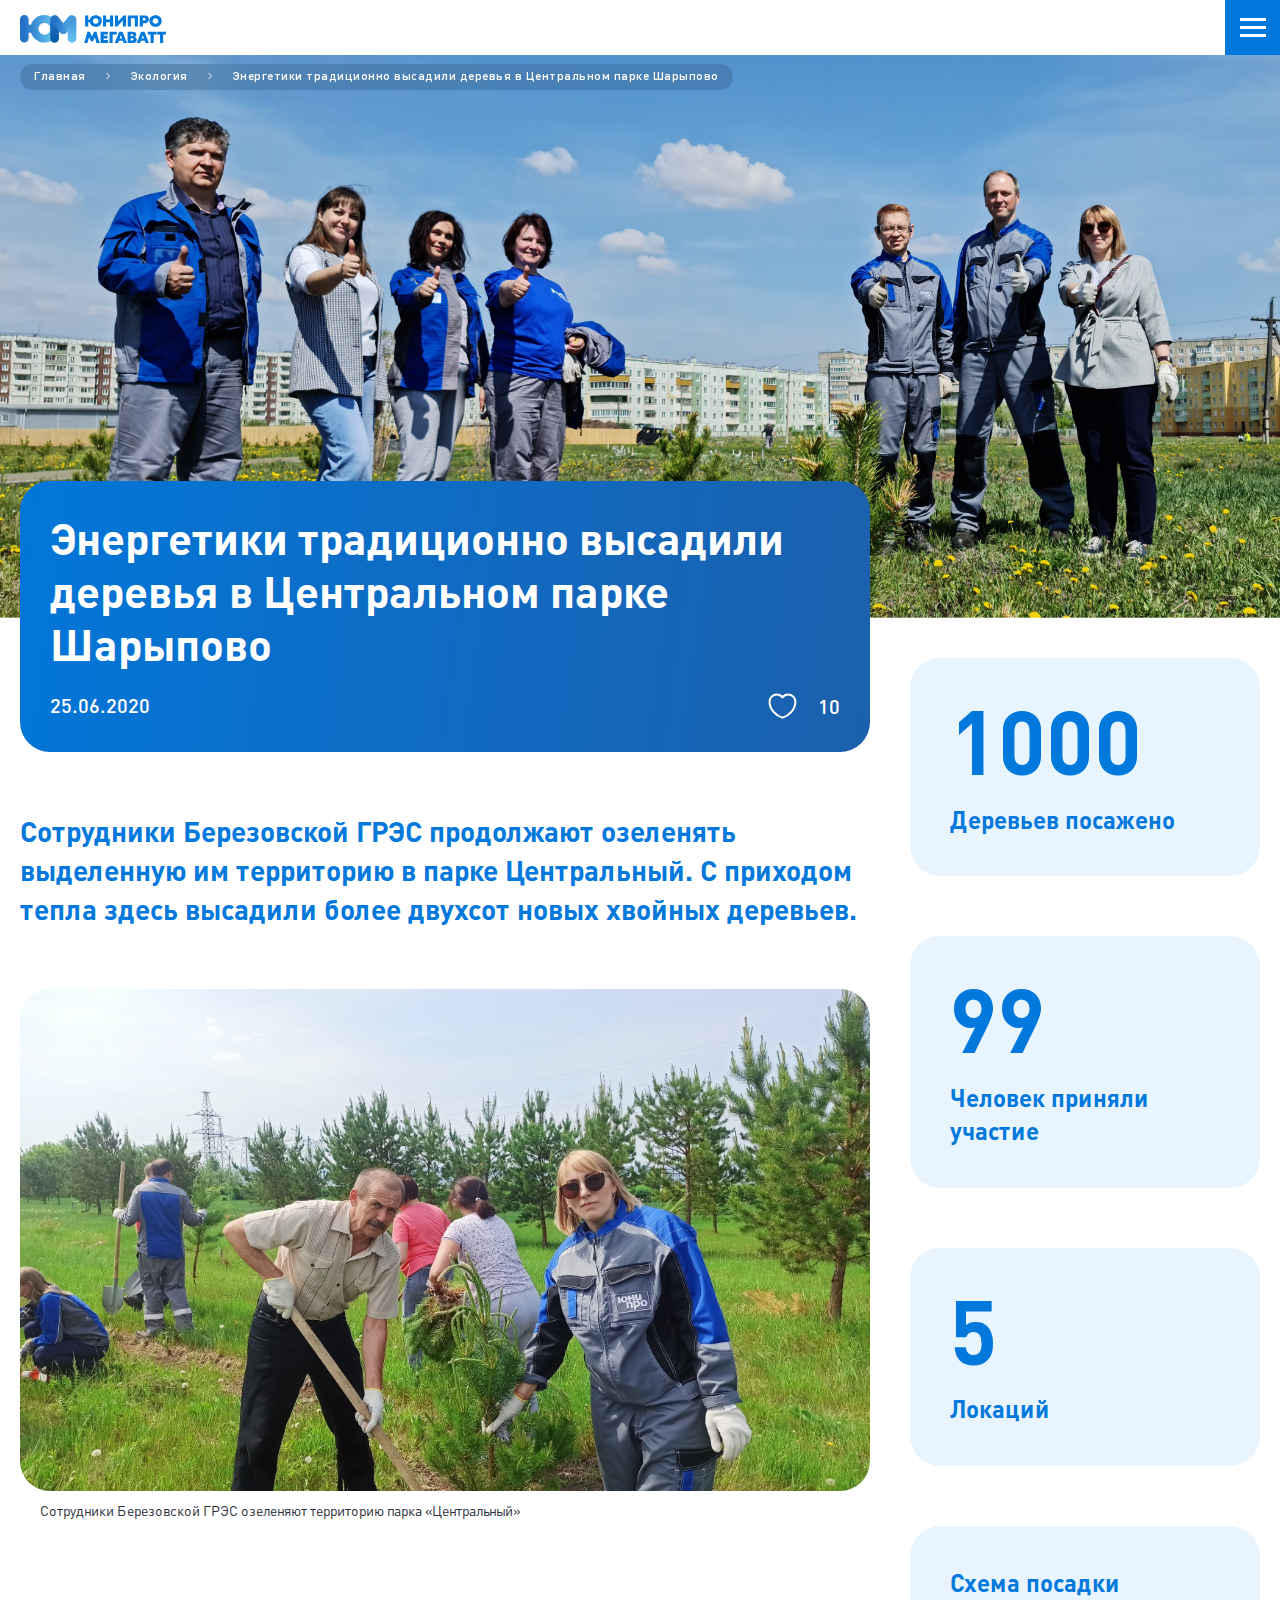
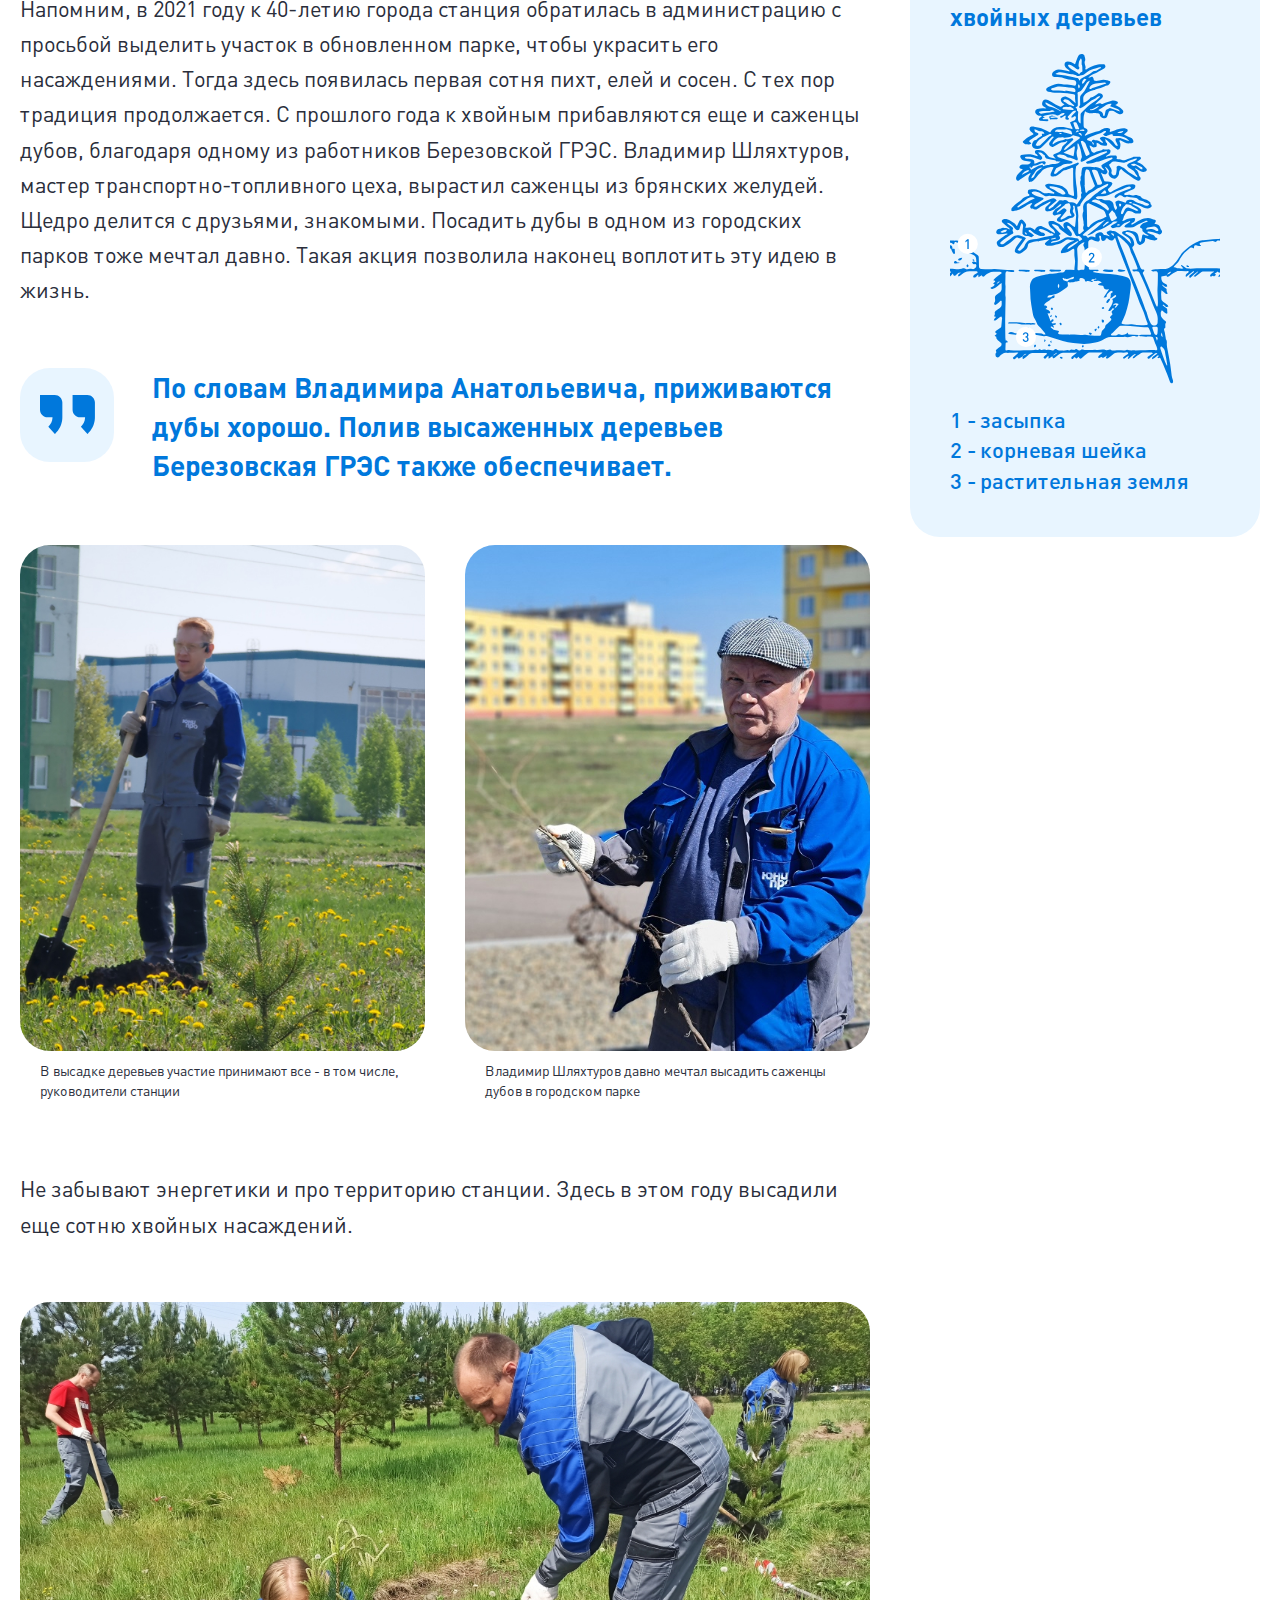
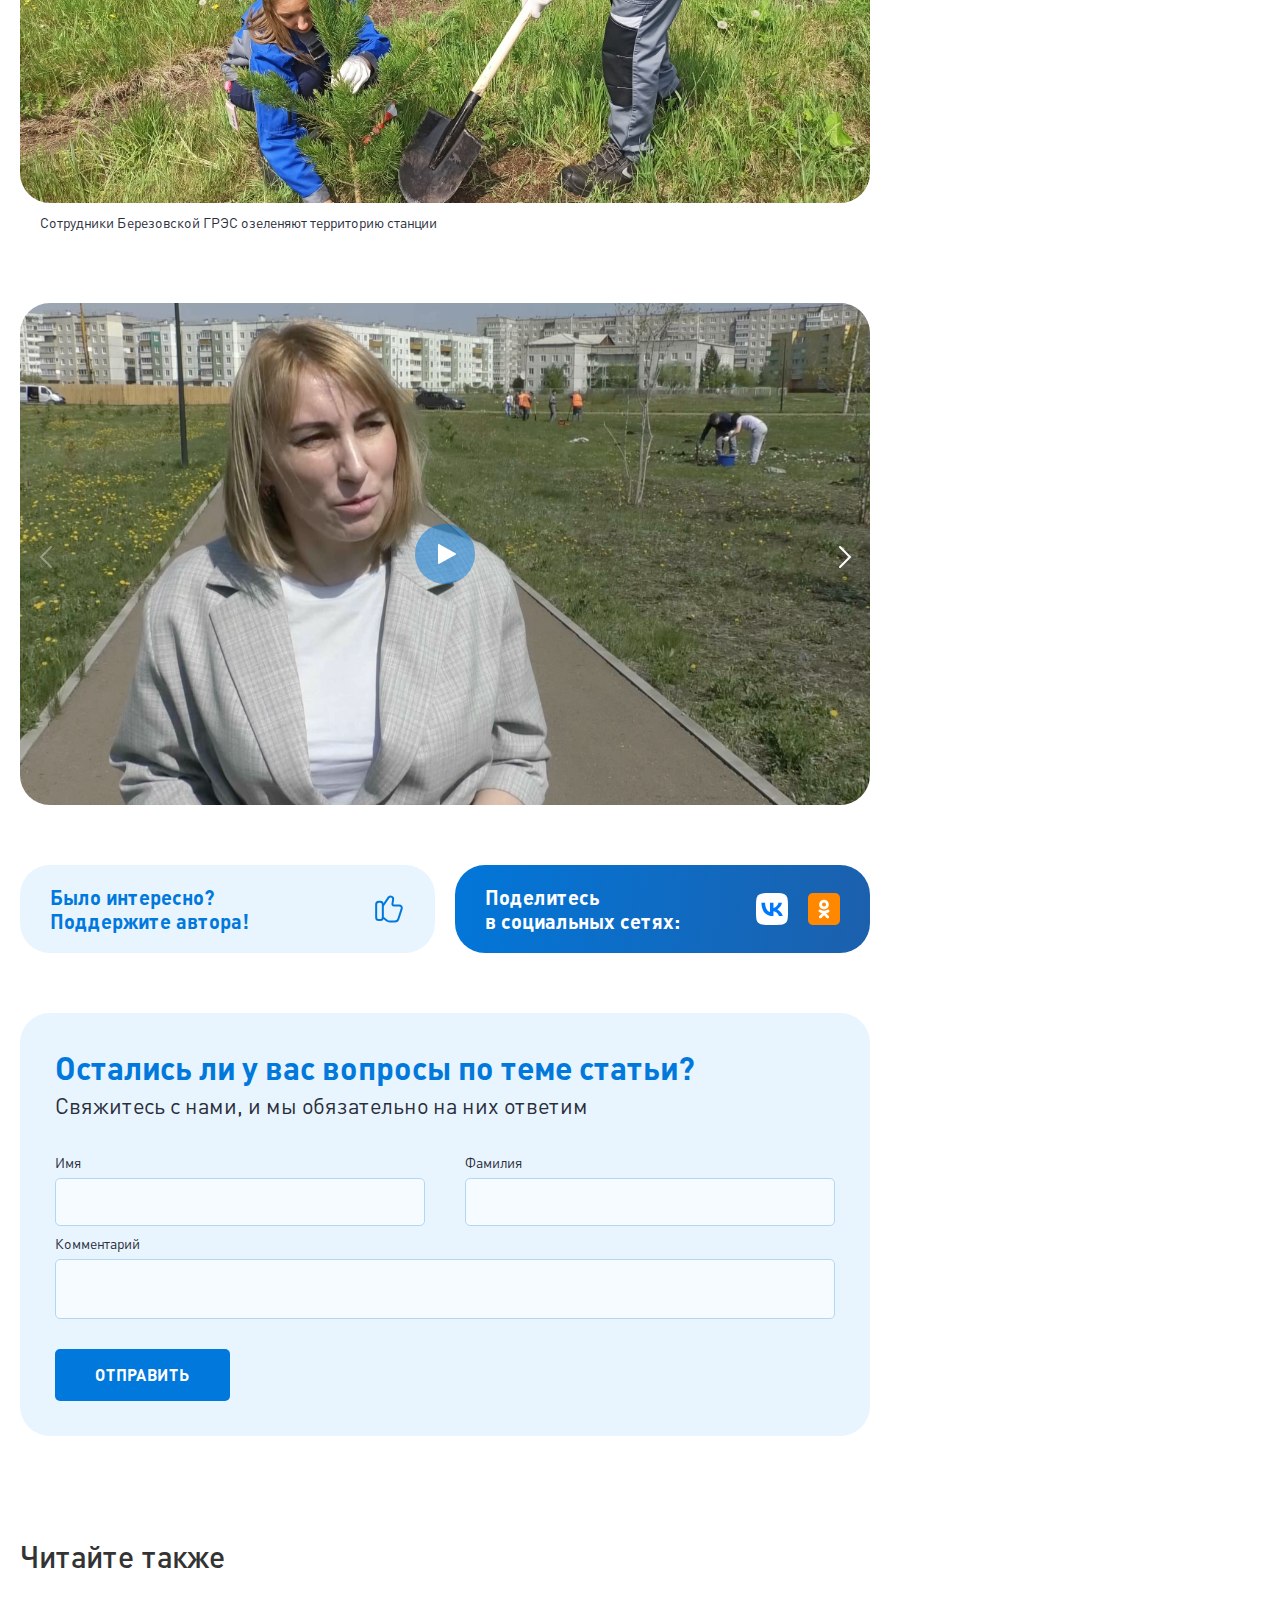
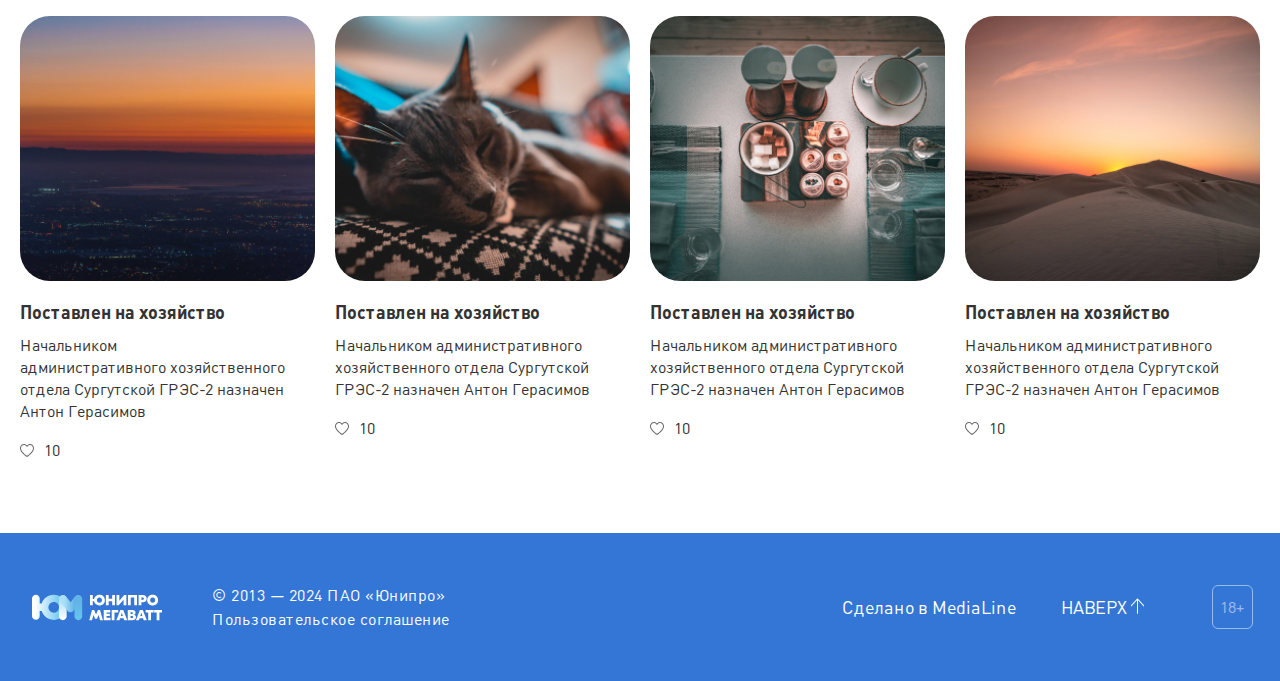
<file: index.html>
<!DOCTYPE html>
<html lang="ru">

<head>
    <meta charset="UTF-8">
    <meta http-equiv="X-UA-Compatible" content="IE=edge">
    <meta name="viewport" content="width=device-width, initial-scale=1.0,user-scalable=0, maximum-scale=1">
    <meta name="description" content="" />
    <meta name="keywords" content="" />
    <title>Статья</title>
    <!-- Favicons -->
    <link rel="apple-touch-icon" sizes="180x180" href="./img/favicon/apple-touch-icon.png">
    <link rel="icon" type="image/png" sizes="32x32" href="./img/favicon/favicon-32x32.png">
    <link rel="icon" type="image/png" sizes="194x194" href="./img/favicon/favicon-194x194.png">
    <link rel="icon" type="image/png" sizes="192x192" href="./img/favicon/android-chrome-192x192.png">
    <link rel="icon" type="image/png" sizes="16x16" href="./img/favicon/favicon-16x16.png">
    <link rel="manifest" href="./img/favicon/site.webmanifest">
    <link rel="mask-icon" href="./img/favicon/safari-pinned-tab.svg" color="#0078dc">
    <meta name="apple-mobile-web-app-title" content="Юни Про">
    <meta name="application-name" content="Юни Про">
    <meta name="msapplication-TileColor" content="#0078dc">
    <meta name="msapplication-TileImage" content="./img/favicon/mstile-144x144.png">
    <meta name="theme-color" content="#0078dc">

    <!-- шрифты -->
    <link rel="preload" href="./fonts/DINPro-Regular.woff2" as="font" type="font/woff2" crossorigin="anonymous">
    <link rel="preload" href="./fonts/DINPro-Medium.woff2" as="font" type="font/woff2" crossorigin="anonymous">
    <link rel="preload" href="./fonts/DINPro-Bold.woff2" as="font" type="font/woff2" crossorigin="anonymous">
    <link rel="preload" href="./fonts/DINPro-Light.woff2" as="font" type="font/woff2" crossorigin="anonymous">
    <link rel="stylesheet" href="vendors/fancybox/fancybox.css">
    <link rel="stylesheet" href="vendors/swiper/swiper-bundle.min.css">
    <link rel="stylesheet" href="css/common.css?v=1">
</head>

<body>
    <header>
        <div class="container header-container">
            <div class="header__wrapper">
                <a href="javascript:void(0)" class="header__logo">
                    <img src="img/heder-logo.svg" alt="">
                </a>
                <nav class="header-nav">
                    <a href="javascript:void(0)" class="header-nav__link">Производство</a>
                    <a href="javascript:void(0)" class="header-nav__link">Люди</a>
                    <a href="javascript:void(0)" class="header-nav__link">Безопасность</a>
                    <a href="javascript:void(0)" class="header-nav__link">Экология</a>
                    <a href="javascript:void(0)" class="header-nav__link">Благотворительность</a>
                    <a href="javascript:void(0)" class="header-nav__link">Видео</a>
                    <a href="javascript:void(0)" class="header-nav__link">Ещё</a>
                </nav>
                <div class="header__btns">
                    <div class="header__btn">
                        <svg width="24" height="24" viewBox="0 0 24 24" fill="none" xmlns="http://www.w3.org/2000/svg">
                            <path fill-rule="evenodd" clip-rule="evenodd"
                                d="M0 9.99396C0 4.48629 4.48628 0 9.99395 0C15.5016 0 19.9879 4.48628 19.9879 9.99395C19.9879 12.389 19.1374 14.5886 17.7256 16.3124L23.6927 22.2795C23.9538 22.5302 24.059 22.9024 23.9677 23.2526C23.8764 23.6028 23.6028 23.8764 23.2526 23.9677C22.9024 24.059 22.5302 23.9538 22.2795 23.6927L16.3124 17.7256C14.5886 19.1374 12.389 19.9879 9.99395 19.9879C4.48628 19.9879 0 15.5016 0 9.99396ZM17.9891 9.99396C17.9891 5.56651 14.4214 1.99879 9.99395 1.99879C5.56651 1.99879 1.99879 5.56651 1.99879 9.99396C1.99879 14.4214 5.56651 17.9891 9.99395 17.9891C14.4214 17.9891 17.9891 14.4214 17.9891 9.99396Z"
                                fill="white" />
                        </svg>
                    </div>
                    <div class="header__btn">
                        <svg width="22" height="23" viewBox="0 0 22 23" fill="none" xmlns="http://www.w3.org/2000/svg">
                            <path fill-rule="evenodd" clip-rule="evenodd"
                                d="M5.0007 6C5.0007 2.686 7.68682 0 11.001 0C14.3151 0 17.0013 2.686 17.0013 6V7C17.0013 10.314 14.3151 13 11.001 13C7.68682 13 5.0007 10.314 5.0007 7V6ZM0.373536 20.0898C1.8526 18.1668 6.99284 16 10.999 16C15.0052 16 20.1474 18.1678 21.6265 20.0898C22.5405 21.2788 21.6704 23 20.1713 23H1.82868C0.329612 23 -0.540507 21.2788 0.373536 20.0898Z"
                                fill="white" />
                        </svg>
                    </div>
                    <div class="mobile-btn"></div>
                </div>
            </div>
        </div>
    </header>
    <main>
        <section>
            <div class='article_head'>
                <div class='container'>
                    <ul class="breadcrumb aos-init" data-aos="fade-down">
                        <li class="breadcrumb_item">
                            <a href="/" class="breadcrumb_link">Главная</a>
                            <span class="breadcrumb_pipe"></span>
                        </li>
                        <li class="breadcrumb_item">
                            <a href="/" class="breadcrumb_link">Экология</a>
                            <span class="breadcrumb_pipe"></span>
                        </li>
                        <li class="breadcrumb_item">
                            <span class="breadcrumb_link">Энергетики традиционно высадили деревья в Центральном парке
                                Шарыпово</span>
                        </li>
                    </ul>
                </div>
                <img src="img/article_head.jpg" alt="" class='article_head_bg'>
            </div>
        </section>
        <div class='container'>
            <div class='article_block'>
                <div class='article_block_left'>
                    <div class='article_block_title article_block_item'>
                        <h1>Энергетики традиционно высадили деревья в Центральном парке Шарыпово</h1>
                        <div class='article_block_title_bottom'>
                            <span class='date'>25.06.2020</span>
                            <div class='likes_block'>
                                <img src="img/heart.svg" alt="">
                                10
                            </div>
                        </div>
                    </div>
                    <div class='subtitle article_block_item'>
                        <p>
                            Сотрудники Березовской ГРЭС продолжают озеленять выделенную им территорию в
                            парке Центральный. С приходом тепла здесь высадили более двухсот новых хвойных деревьев.
                        </p>
                    </div>
                    <div class='img_block article_block_item'>
                        <div class='img'><img src="img/img_1.jpg" alt=""></div>
                        <div class='text '>Сотрудники Березовской ГРЭС озеленяют территорию парка «Центральный»</div>
                    </div>
                    <p>Напомним, в 2021 году к 40-летию города станция обратилась в администрацию с просьбой выделить
                        участок в обновленном парке, чтобы украсить его насаждениями. Тогда здесь появилась первая сотня
                        пихт, елей и сосен. С тех пор традиция продолжается. С прошлого года к хвойным прибавляются еще
                        и саженцы дубов, благодаря одному из работников Березовской ГРЭС. Владимир Шляхтуров, мастер
                        транспортно-топливного цеха, вырастил саженцы из брянских желудей. Щедро делится с друзьями,
                        знакомыми. Посадить дубы в одном из городских парков тоже мечтал давно. Такая акция позволила
                        наконец воплотить эту идею в жизнь.
                    </p>
                    <blockquote class="quote article_block_item">
                        По словам Владимира Анатольевича, приживаются дубы хорошо. Полив высаженных деревьев Березовская
                        ГРЭС также обеспечивает.
                    </blockquote>
                    <div class='imgs_block article_block_item'>
                        <div class='imgs_block_item'>
                            <div class='img'><img src="img/img_2.jpg" alt=""></div>
                            <div class='text '>В высадке деревьев участие принимают все - в том числе, руководители
                                станции
                            </div>
                        </div>
                        <div class='imgs_block_item'>
                            <div class='img'><img src="img/img_3.jpg" alt=""></div>
                            <div class='text '>Владимир Шляхтуров давно мечтал высадить саженцы дубов в городском парке
                            </div>
                        </div>
                    </div>
                    <p>
                        Не забывают энергетики и про территорию станции. Здесь в этом году высадили еще сотню хвойных
                        насаждений. 
                    </p>
                    <div class='img_block article_block_item'>
                        <div class='img'><img src="img/img_4.jpg" alt=""></div>
                        <div class='text '>Сотрудники Березовской ГРЭС озеленяют территорию станции</div>
                    </div>
                    <div class='swiper slider_gallery article_block_item'>
                        <div class='swiper-wrapper'>
                            <a class='swiper-slide video_slide' href="img/img_5.jpg" data-fancybox="slider_1">
                                <div class='video_block'>
                                    <div class='img'><img src="img/img_5.jpg" alt=""></div>
                                </div>
                            </a>
                            <a class='swiper-slide' href="img/img_6.jpg" data-fancybox="slider_1">
                                <div class='video_block'>
                                    <div class='img'><img src="img/img_6.jpg" alt=""></div>
                                </div>
                            </a>
                            <a class='swiper-slide' href="img/img_7.jpg" data-fancybox="slider_1">
                                <div class='video_block'>
                                    <div class='img'><img src="img/img_7.jpg" alt=""></div>
                                </div>
                            </a>
                        </div>
                        <div class='swiper-button-prev'></div>
                        <div class='swiper-button-next'></div>
                    </div>
                    <div class='blue_block_wrapper blue_block_mobile'>
                        <div class='blue_block_numbers'>
                            <div class='blue_block'>
                                <span class='number'>1000</span>
                                <span class='title'>Деревьев посажено</span>
                            </div>
                            <div class='blue_block'>
                                <span class='number'>99</span>
                                <span class='title'>Человек приняли участие</span>
                            </div>
                            <div class='blue_block'>
                                <span class='number'>5</span>
                                <span class='title'>Локаций</span>
                            </div>
                        </div>
                        <div class='blue_block blue_block_img'>
                            <span class='title'>Схема посадки хвойных деревьев</span>
                            <img src="img/Layer_1.svg" alt="">
                            <div class='text'>1 - засыпка<br>2 - корневая шейка<br>3 - растительная земля</div>
                        </div>
                    </div>

                    <div class='article_info article_block_item'>
                        <div class='article_info_col'>
                            <div class='article_info_like'>
                                <div class='article_info_like_one article_info_item'>
                                    <div>Было интересно? <br> Поддержите автора!</div>
                                    <div class='article_info_item_imgs'>
                                        <img src="img/like.svg" alt="">
                                    </div>
                                </div>
                                <div class='article_info_like_two article_info_item'>
                                    <div>Спасибо!</div>
                                    <div class='article_info_item_imgs'>
                                        <img src="img/like_2.svg" alt="">
                                    </div>
                                </div>
                            </div>
                        </div>
                        <div class='article_info_col'>
                            <div class='article_info_item article_info_share'>
                                <div>Поделитесь<br> в социальных сетях:</div>
                                <div class='article_info_item_imgs'>
                                    <a href="#"><img src="img/vk.svg" alt=""></a>
                                    <a href="#"><img src="img/ok.svg" alt=""></a>
                                </div>
                            </div>
                        </div>
                    </div>
                    <div class='article_block_item'>
                        <form action="#" class='form'>
                            <div class='form_title_wrapper'>
                                <div class='form_title'>
                                    Остались ли у вас вопросы по теме статьи?
                                </div>
                                <div class='form_subtitle'>Свяжитесь с нами, и мы обязательно на них ответим</div>
                            </div>
                            <div class='form_input_row'>
                                <label class="form_input_group">
                                    <span class="form_input_wrapper">
                                        <span>Имя</span>
                                        <input type="text" name="name" class="form_input">
                                    </span>
                                </label>
                                <label class="form_input_group">
                                    <span class="form_input_wrapper">
                                        <span>Фамилия</span>
                                        <input type="text" name="name" class="form_input">
                                    </span>
                                </label>
                            </div>
                            <label class="form_input_group">
                                <span class="form_input_wrapper">
                                    <span>Комментарий</span>
                                    <textarea name="message" class="form_input form_textarea"></textarea>
                                </span>
                            </label>
                            <button class='btn'>Отправить</button>
                        </form>
                    </div>
                </div>
                <div class='article_block_right'>
                    <div class='blue_block_wrapper'>
                        <div class='blue_block'>
                            <span class='number'>1000</span>
                            <span class='title'>Деревьев посажено</span>
                        </div>
                        <div class='blue_block'>
                            <span class='number'>99</span>
                            <span class='title'>Человек приняли участие</span>
                        </div>
                        <div class='blue_block'>
                            <span class='number'>5</span>
                            <span class='title'>Локаций</span>
                        </div>
                        <div class='blue_block blue_block_img'>
                            <span class='title'>Схема посадки хвойных деревьев</span>
                            <img src="img/Layer_1.svg" alt="">
                            <div class='text'>1 - засыпка<br>2 - корневая шейка<br>3 - растительная земля</div>
                        </div>
                    </div>
                </div>
            </div>
        </div>
        <section class="read-more-section">
            <div class="container">
                <h4 class="read-more-section__title">Читайте также</h4>
                <ul class="read-more__list">
                    <li class="read-more__list-col">
                        <a href="javascript:void(0)" class="read-more__list-item">
                            <div class="list-item__image">
                                <img src="img/Rectangle.jpg" alt="">
                            </div>
                            <div class="list-item__title">Поставлен на хозяйство</div>
                            <div class="list-item__descr">Начальником<br> административного хозяйственного отдела
                                Сургутской
                                ГРЭС-2 назначен Антон Герасимов</div>
                            <div class="list-item__likes">10</div>
                        </a>
                    </li>
                    <li class="read-more__list-col">
                        <a href="javascript:void(0)" class="read-more__list-item">
                            <div class="list-item__image">
                                <img src="img/Rectangle2.jpg" alt="">
                            </div>
                            <div class="list-item__title">Поставлен на хозяйство</div>
                            <div class="list-item__descr">Начальником административного хозяйственного отдела Сургутской
                                ГРЭС-2 назначен Антон Герасимов </div>
                            <div class="list-item__likes">10</div>
                        </a>
                    </li>
                    <li class="read-more__list-col">
                        <a href="javascript:void(0)" class="read-more__list-item">
                            <div class="list-item__image">
                                <img src="img/Rectangle3.jpg" alt="">
                            </div>
                            <div class="list-item__title">Поставлен на хозяйство</div>
                            <div class="list-item__descr">Начальником административного хозяйственного отдела Сургутской
                                ГРЭС-2 назначен Антон Герасимов</div>
                            <div class="list-item__likes">10</div>
                        </a>
                    </li>
                    <li class="read-more__list-col">
                        <a href="javascript:void(0)" class="read-more__list-item">
                            <div class="list-item__image">
                                <img src="img/Rectangle4.jpg" alt="">
                            </div>
                            <div class="list-item__title">Поставлен на хозяйство</div>
                            <div class="list-item__descr">Начальником административного хозяйственного отдела Сургутской
                                ГРЭС-2 назначен Антон Герасимов</div>
                            <div class="list-item__likes">10</div>
                        </a>
                    </li>
                </ul>
            </div>
        </section>
    </main>

    <footer class="footer">
        <div class="container">
            <div class="footer__wrapper">
                <a href="#" class="footer__logo">
                    <img src="img/footer-logo.svg" alt="">
                </a>
                <div class="footer__text">
                    © 2013 — 2024 ПАО «Юнипро» <a href="javascript:void(0)">Пользовательское соглашение</a>
                </div>
                <div class="footer__dev">Сделано в MediaLine</div>
                <div class="footer__to-top" id="to-top">
                    НАВЕРХ
                    <svg width="13" height="16" viewBox="0 0 13 16" fill="none" xmlns="http://www.w3.org/2000/svg">
                        <path d="M0 7.25V8.75L6 2.25V15.75H7V2.25L13 8.75V7.25L6.5 0.25L0 7.25Z" fill="white" />
                    </svg>
                </div>
                <div class="footer__box">18+</div>
            </div>
        </div>
    </footer>
</body>
<script src="./vendors/jquery/jquery-3.5.1.min.js"></script>
<script src="./vendors/fancybox/fancybox.umd.js"></script>
<script src="./vendors/swiper/swiper-bundle.min.js"></script>
<script src="./js/common.js"></script>

</html>
</file>
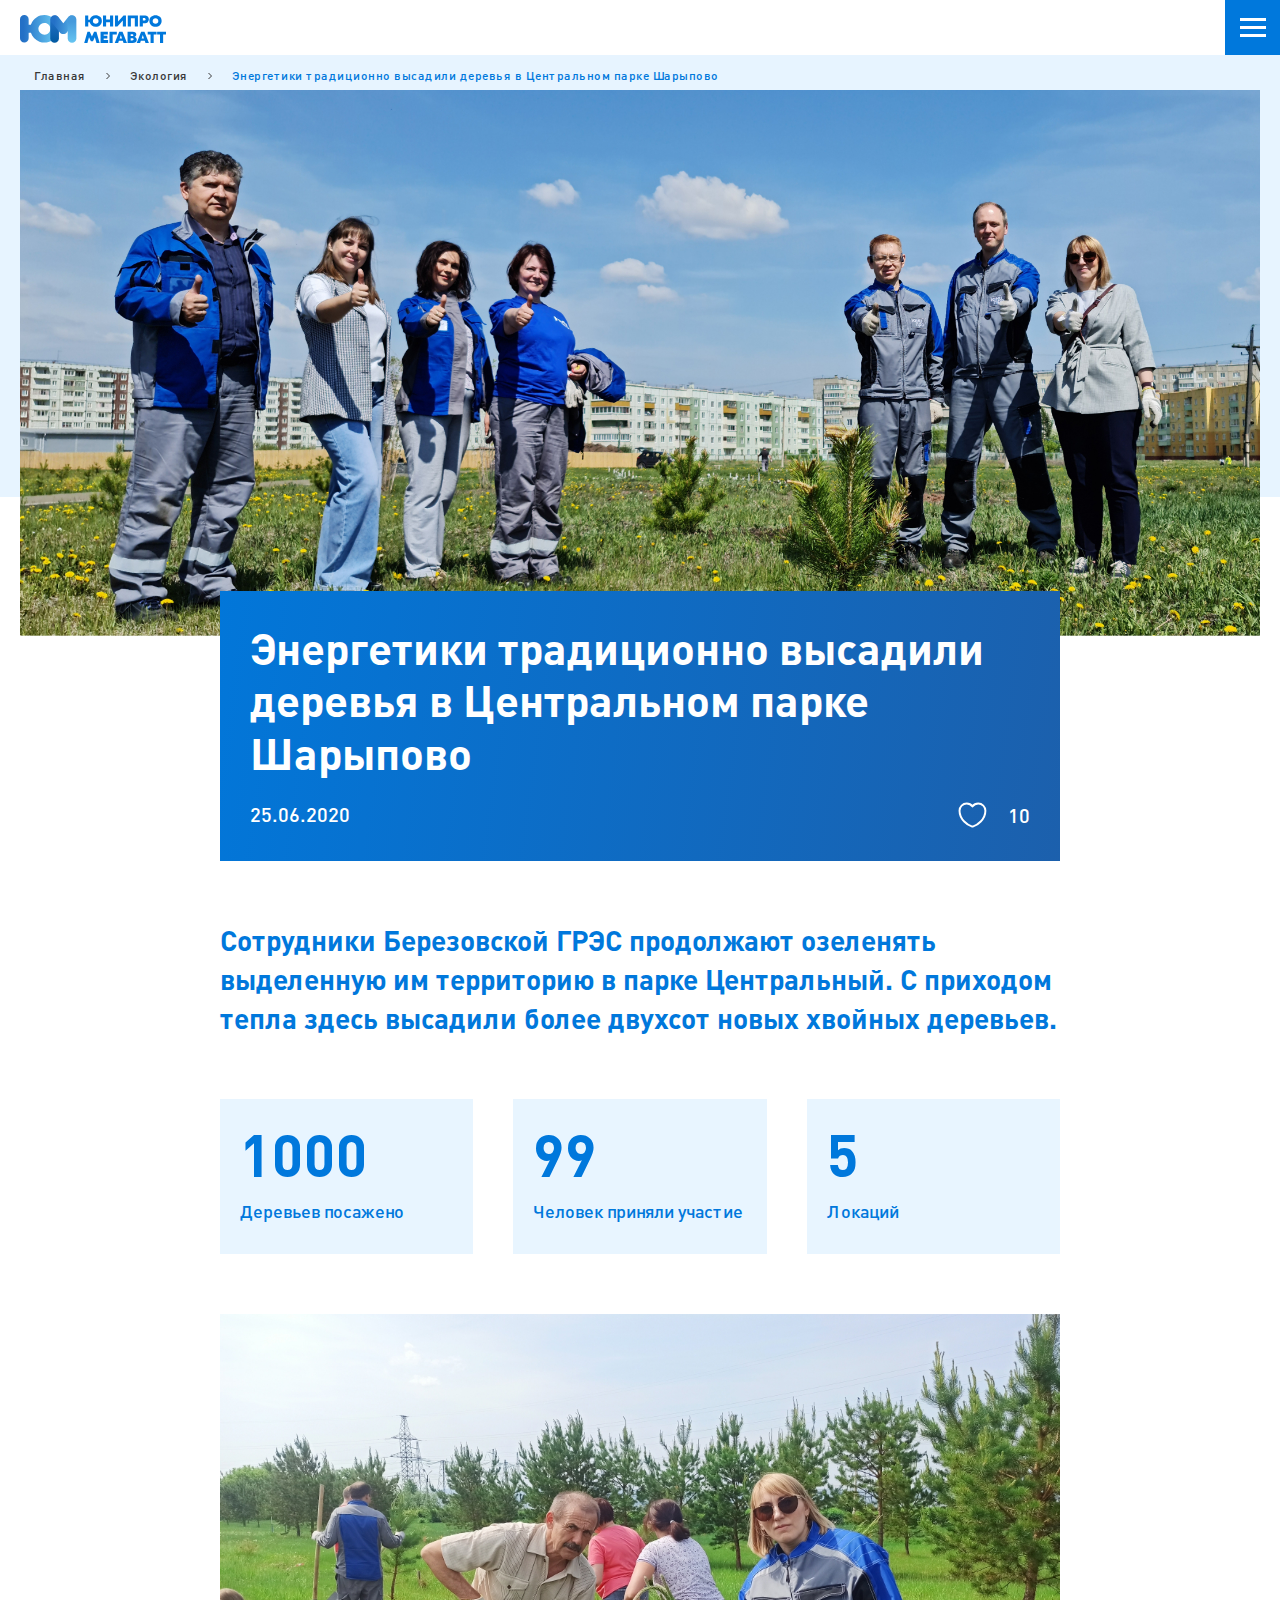
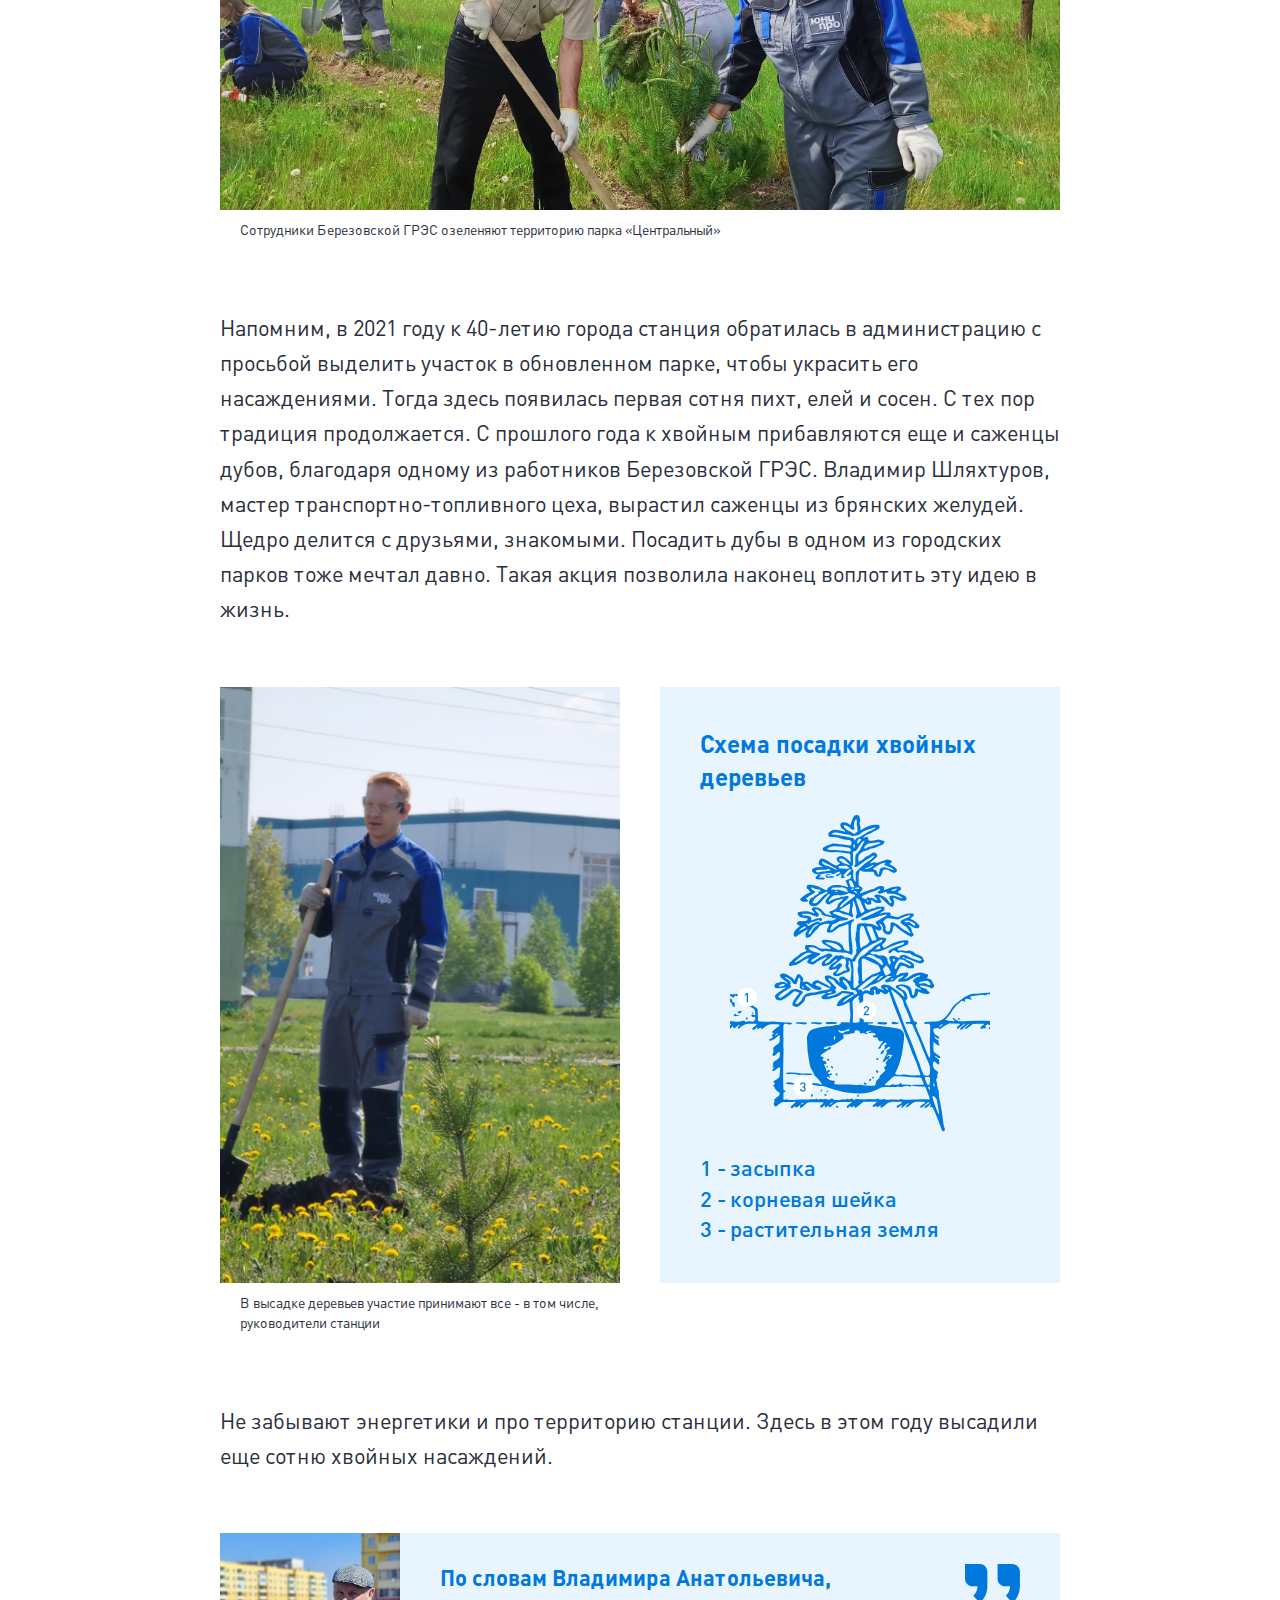
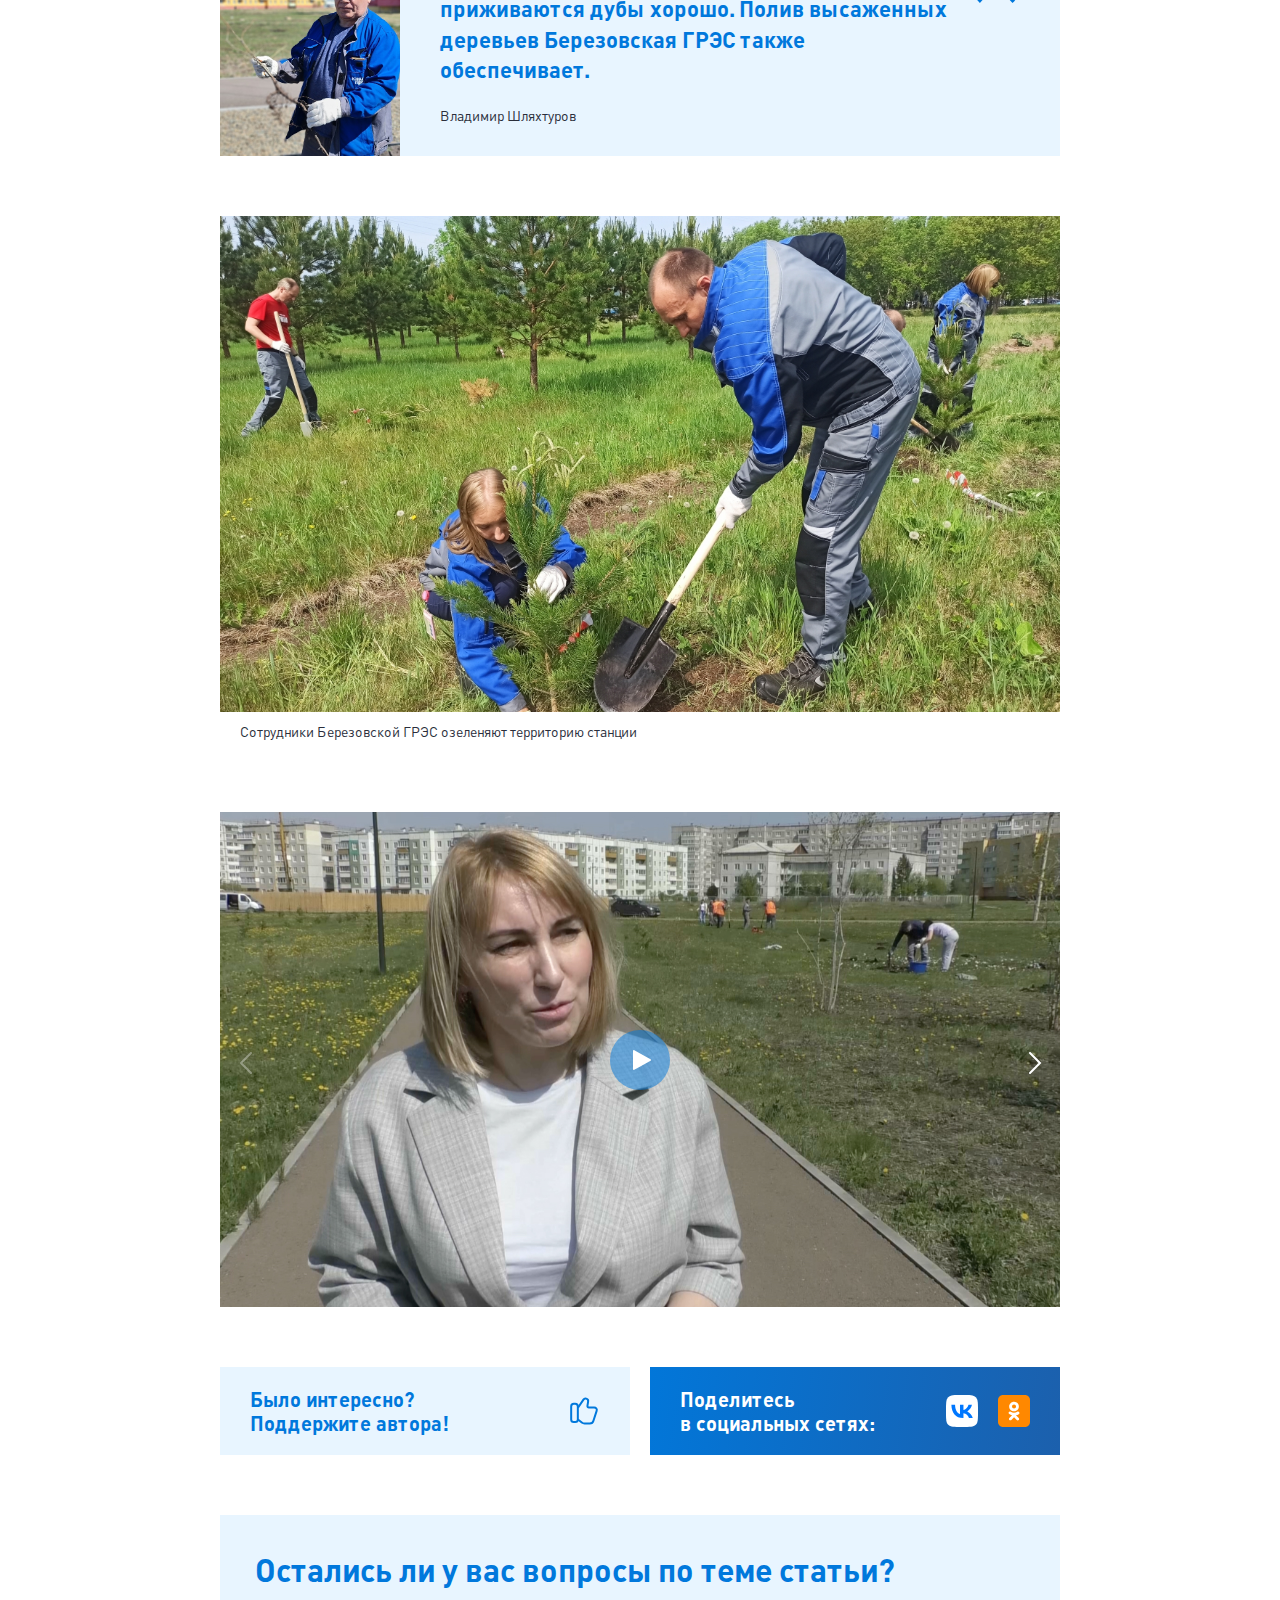
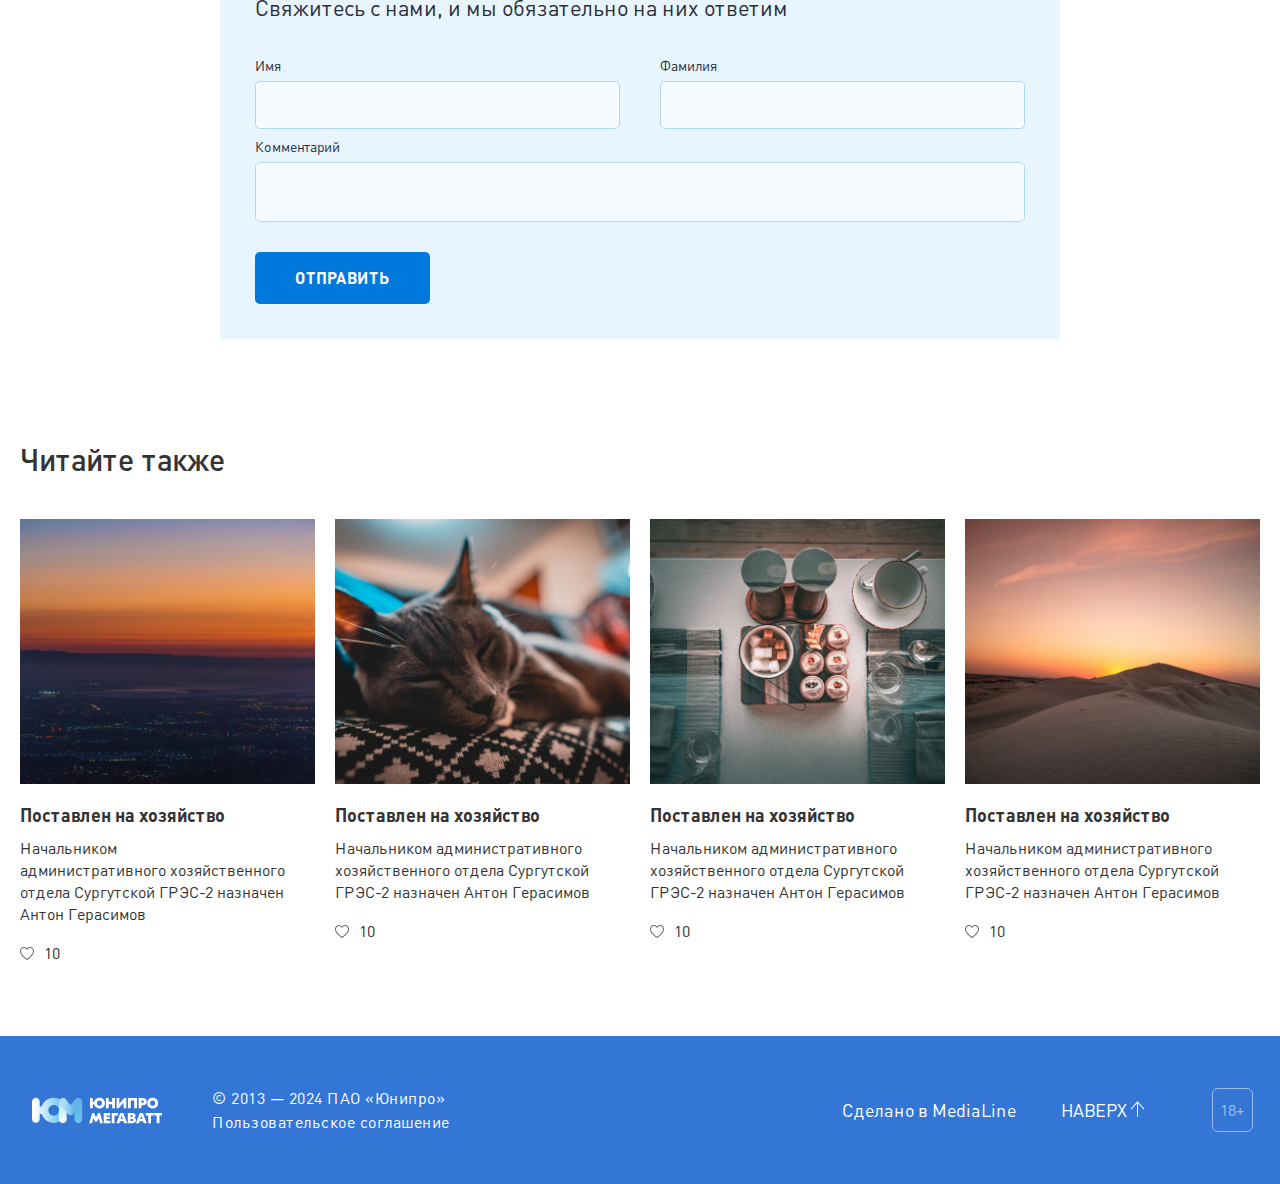
<file: index_2.html>
<!DOCTYPE html>
<html lang="ru">

<head>
    <meta charset="UTF-8">
    <meta http-equiv="X-UA-Compatible" content="IE=edge">
    <meta name="viewport" content="width=device-width, initial-scale=1.0,user-scalable=0, maximum-scale=1">
    <meta name="description" content="" />
    <meta name="keywords" content="" />
    <title>Статья</title>
    <!-- Favicons -->
    <link rel="apple-touch-icon" sizes="180x180" href="./img/favicon/apple-touch-icon.png">
    <link rel="icon" type="image/png" sizes="32x32" href="./img/favicon/favicon-32x32.png">
    <link rel="icon" type="image/png" sizes="194x194" href="./img/favicon/favicon-194x194.png">
    <link rel="icon" type="image/png" sizes="192x192" href="./img/favicon/android-chrome-192x192.png">
    <link rel="icon" type="image/png" sizes="16x16" href="./img/favicon/favicon-16x16.png">
    <link rel="manifest" href="./img/favicon/site.webmanifest">
    <link rel="mask-icon" href="./img/favicon/safari-pinned-tab.svg" color="#0078dc">
    <meta name="apple-mobile-web-app-title" content="Юни Про">
    <meta name="application-name" content="Юни Про">
    <meta name="msapplication-TileColor" content="#0078dc">
    <meta name="msapplication-TileImage" content="./img/favicon/mstile-144x144.png">
    <meta name="theme-color" content="#0078dc">

    <!-- шрифты -->
    <link rel="preload" href="./fonts/DINPro-Regular.woff2" as="font" type="font/woff2" crossorigin="anonymous">
    <link rel="preload" href="./fonts/DINPro-Medium.woff2" as="font" type="font/woff2" crossorigin="anonymous">
    <link rel="preload" href="./fonts/DINPro-Bold.woff2" as="font" type="font/woff2" crossorigin="anonymous">
    <link rel="preload" href="./fonts/DINPro-Light.woff2" as="font" type="font/woff2" crossorigin="anonymous">
    <link rel="stylesheet" href="vendors/fancybox/fancybox.css">
    <link rel="stylesheet" href="vendors/swiper/swiper-bundle.min.css">
    <link rel="stylesheet" href="css/common2.css?v=1">
</head>

<body>
    <header>
        <div class="container header-container">
            <div class="header__wrapper">
                <a href="javascript:void(0)" class="header__logo">
                    <img src="img/heder-logo.svg" alt="">
                </a>
                <nav class="header-nav">
                    <a href="javascript:void(0)" class="header-nav__link">Производство</a>
                    <a href="javascript:void(0)" class="header-nav__link">Люди</a>
                    <a href="javascript:void(0)" class="header-nav__link">Безопасность</a>
                    <a href="javascript:void(0)" class="header-nav__link">Экология</a>
                    <a href="javascript:void(0)" class="header-nav__link">Благотворительность</a>
                    <a href="javascript:void(0)" class="header-nav__link">Видео</a>
                    <a href="javascript:void(0)" class="header-nav__link">Ещё</a>
                </nav>
                <div class="header__btns">
                    <div class="header__btn">
                        <svg width="24" height="24" viewBox="0 0 24 24" fill="none" xmlns="http://www.w3.org/2000/svg">
                            <path fill-rule="evenodd" clip-rule="evenodd"
                                d="M0 9.99396C0 4.48629 4.48628 0 9.99395 0C15.5016 0 19.9879 4.48628 19.9879 9.99395C19.9879 12.389 19.1374 14.5886 17.7256 16.3124L23.6927 22.2795C23.9538 22.5302 24.059 22.9024 23.9677 23.2526C23.8764 23.6028 23.6028 23.8764 23.2526 23.9677C22.9024 24.059 22.5302 23.9538 22.2795 23.6927L16.3124 17.7256C14.5886 19.1374 12.389 19.9879 9.99395 19.9879C4.48628 19.9879 0 15.5016 0 9.99396ZM17.9891 9.99396C17.9891 5.56651 14.4214 1.99879 9.99395 1.99879C5.56651 1.99879 1.99879 5.56651 1.99879 9.99396C1.99879 14.4214 5.56651 17.9891 9.99395 17.9891C14.4214 17.9891 17.9891 14.4214 17.9891 9.99396Z"
                                fill="white" />
                        </svg>
                    </div>
                    <div class="header__btn">
                        <svg width="22" height="23" viewBox="0 0 22 23" fill="none" xmlns="http://www.w3.org/2000/svg">
                            <path fill-rule="evenodd" clip-rule="evenodd"
                                d="M5.0007 6C5.0007 2.686 7.68682 0 11.001 0C14.3151 0 17.0013 2.686 17.0013 6V7C17.0013 10.314 14.3151 13 11.001 13C7.68682 13 5.0007 10.314 5.0007 7V6ZM0.373536 20.0898C1.8526 18.1668 6.99284 16 10.999 16C15.0052 16 20.1474 18.1678 21.6265 20.0898C22.5405 21.2788 21.6704 23 20.1713 23H1.82868C0.329612 23 -0.540507 21.2788 0.373536 20.0898Z"
                                fill="white" />
                        </svg>
                    </div>
                    <div class="mobile-btn"></div>
                </div>
            </div>
        </div>
    </header>
    <main>
        <article class='article'>
            <section>
                <div class='article_head'>
                    <div class='container'>
                        <ul class="breadcrumb aos-init" data-aos="fade-down">
                            <li class="breadcrumb_item">
                                <a href="/" class="breadcrumb_link">Главная</a>
                                <span class="breadcrumb_pipe"></span>
                            </li>
                            <li class="breadcrumb_item">
                                <a href="/" class="breadcrumb_link">Экология</a>
                                <span class="breadcrumb_pipe"></span>
                            </li>
                            <li class="breadcrumb_item">
                                <span class="breadcrumb_link">Энергетики традиционно высадили деревья в Центральном
                                    парке
                                    Шарыпово</span>
                            </li>
                        </ul>
                        <div class='article_head_bg'><img src="img/article_head.jpg" alt=""></div>

                    </div>
                </div>
            </section>
            <div class='container'>
                <div class='article_block'>
                    <div class='article_block_title article_block_item'>
                        <h1>Энергетики традиционно высадили деревья в Центральном парке Шарыпово</h1>
                        <div class='article_block_title_bottom'>
                            <span class='date'>25.06.2020</span>
                            <div class='likes_block'>
                                <img src="img/heart.svg" alt="">
                                10
                            </div>
                        </div>
                    </div>
                    <div class='subtitle article_block_item'>
                        <p>
                            Сотрудники Березовской ГРЭС продолжают озеленять выделенную им территорию в
                            парке Центральный. С приходом тепла здесь высадили более двухсот новых хвойных деревьев.
                        </p>
                    </div>
                    <div class='blue_block_numbers article_block_item'>
                        <div class='blue_block'>
                            <span class='number'>1000</span>
                            <span class='title'>Деревьев посажено</span>
                        </div>
                        <div class='blue_block'>
                            <span class='number'>99</span>
                            <span class='title'>Человек приняли участие</span>
                        </div>
                        <div class='blue_block'>
                            <span class='number'>5</span>
                            <span class='title'>Локаций</span>
                        </div>
                    </div>
                    <div class='img_block article_block_item'>
                        <div class='img'><img src="img/img_1.jpg" alt=""></div>
                        <div class='text '>Сотрудники Березовской ГРЭС озеленяют территорию парка «Центральный»</div>
                    </div>
                    <p>Напомним, в 2021 году к 40-летию города станция обратилась в администрацию с просьбой выделить
                        участок в обновленном парке, чтобы украсить его насаждениями. Тогда здесь появилась первая сотня
                        пихт, елей и сосен. С тех пор традиция продолжается. С прошлого года к хвойным прибавляются еще
                        и саженцы дубов, благодаря одному из работников Березовской ГРЭС. Владимир Шляхтуров, мастер
                        транспортно-топливного цеха, вырастил саженцы из брянских желудей. Щедро делится с друзьями,
                        знакомыми. Посадить дубы в одном из городских парков тоже мечтал давно. Такая акция позволила
                        наконец воплотить эту идею в жизнь.
                    </p>
                    <div class='imgs_block article_block_item'>
                        <div class='imgs_block_item'>
                            <div class='img'><img src="img/img_2.jpg" alt=""></div>
                            <div class='text '>В высадке деревьев участие принимают все - в том числе, руководители
                                станции
                            </div>
                        </div>
                        <div class='imgs_block_item'>
                            <div class='blue_block_img_wrapper'>
                                <div class='blue_block blue_block_img'>
                                    <span class='title'>Схема посадки хвойных деревьев</span>
                                    <img src="img/Layer_1.svg" alt="">
                                    <div class='text'>1 - засыпка<br>2 - корневая шейка<br>3 - растительная земля</div>
                                </div>
                            </div>
                        </div>
                    </div>
                    <p>
                        Не забывают энергетики и про территорию станции. Здесь в этом году высадили еще сотню хвойных
                        насаждений. 
                    </p>
                    <blockquote class="quote article_block_item">
                        <img src="img/img_3.jpg" alt="">
                        <div class='quote_block'>
                            <div class='title'>
                                По словам Владимира Анатольевича, приживаются дубы хорошо. Полив высаженных деревьев
                                Березовская
                                ГРЭС также обеспечивает.
                            </div>
                            <div class='text'>
                                <img src="img/img_3.jpg" alt="">
                                Владимир Шляхтуров
                            </div>
                        </div>
                    </blockquote>
                    <div class='img_block article_block_item'>
                        <div class='img'><img src="img/img_4.jpg" alt=""></div>
                        <div class='text '>Сотрудники Березовской ГРЭС озеленяют территорию станции</div>
                    </div>
                    <div class='swiper slider_gallery article_block_item'>
                        <div class='swiper-wrapper'>
                            <a class='swiper-slide video_slide' href="img/img_5.jpg" data-fancybox="slider_1">
                                <div class='video_block'>
                                    <div class='img'><img src="img/img_5.jpg" alt=""></div>
                                </div>
                            </a>
                            <a class='swiper-slide' href="img/img_6.jpg" data-fancybox="slider_1">
                                <div class='video_block'>
                                    <div class='img'><img src="img/img_6.jpg" alt=""></div>
                                </div>
                            </a>
                            <a class='swiper-slide' href="img/img_7.jpg" data-fancybox="slider_1">
                                <div class='video_block'>
                                    <div class='img'><img src="img/img_7.jpg" alt=""></div>
                                </div>
                            </a>
                        </div>
                        <div class='swiper-button-prev'></div>
                        <div class='swiper-button-next'></div>
                    </div>
                    <div class='article_info article_block_item'>
                        <div class='article_info_col'>
                            <div class='article_info_like'>
                                <div class='article_info_like_one article_info_item'>
                                    <div>Было интересно? <br> Поддержите автора!</div>
                                    <div class='article_info_item_imgs'>
                                        <img src="img/like.svg" alt="">
                                    </div>
                                </div>
                                <div class='article_info_like_two article_info_item'>
                                    <div>Спасибо!</div>
                                    <div class='article_info_item_imgs'>
                                        <img src="img/like_2.svg" alt="">
                                    </div>
                                </div>
                            </div>
                        </div>
                        <div class='article_info_col'>
                            <div class='article_info_item article_info_share'>
                                <div>Поделитесь<br> в социальных сетях:</div>
                                <div class='article_info_item_imgs'>
                                    <a href="#"><img src="img/vk.svg" alt=""></a>
                                    <a href="#"><img src="img/ok.svg" alt=""></a>
                                </div>
                            </div>
                        </div>
                    </div>
                    <div class='article_block_item'>
                        <form action="#" class='form'>
                            <div class='form_title_wrapper'>
                                <div class='form_title'>
                                    Остались ли у вас вопросы по теме статьи?
                                </div>
                                <div class='form_subtitle'>Свяжитесь с нами, и мы обязательно на них ответим</div>
                            </div>
                            <div class='form_input_row'>
                                <label class="form_input_group">
                                    <span class="form_input_wrapper">
                                        <span>Имя</span>
                                        <input type="text" name="name" class="form_input">
                                    </span>
                                </label>
                                <label class="form_input_group">
                                    <span class="form_input_wrapper">
                                        <span>Фамилия</span>
                                        <input type="text" name="name" class="form_input">
                                    </span>
                                </label>
                            </div>
                            <label class="form_input_group">
                                <span class="form_input_wrapper">
                                    <span>Комментарий</span>
                                    <textarea name="message" class="form_input form_textarea"></textarea>
                                </span>
                            </label>
                            <button class='btn'>Отправить</button>
                        </form>
                    </div>
                </div>
            </div>
            <section class="read-more-section">
                <div class="container">
                    <h4 class="read-more-section__title">Читайте также</h4>
                    <ul class="read-more__list">
                        <li class="read-more__list-col">
                            <a href="javascript:void(0)" class="read-more__list-item">
                                <div class="list-item__image">
                                    <img src="img/Rectangle.jpg" alt="">
                                </div>
                                <div class="list-item__title">Поставлен на хозяйство</div>
                                <div class="list-item__descr">Начальником<br> административного хозяйственного отдела
                                    Сургутской
                                    ГРЭС-2 назначен Антон Герасимов</div>
                                <div class="list-item__likes">10</div>
                            </a>
                        </li>
                        <li class="read-more__list-col">
                            <a href="javascript:void(0)" class="read-more__list-item">
                                <div class="list-item__image">
                                    <img src="img/Rectangle2.jpg" alt="">
                                </div>
                                <div class="list-item__title">Поставлен на хозяйство</div>
                                <div class="list-item__descr">Начальником административного хозяйственного отдела
                                    Сургутской
                                    ГРЭС-2 назначен Антон Герасимов </div>
                                <div class="list-item__likes">10</div>
                            </a>
                        </li>
                        <li class="read-more__list-col">
                            <a href="javascript:void(0)" class="read-more__list-item">
                                <div class="list-item__image">
                                    <img src="img/Rectangle3.jpg" alt="">
                                </div>
                                <div class="list-item__title">Поставлен на хозяйство</div>
                                <div class="list-item__descr">Начальником административного хозяйственного отдела
                                    Сургутской
                                    ГРЭС-2 назначен Антон Герасимов</div>
                                <div class="list-item__likes">10</div>
                            </a>
                        </li>
                        <li class="read-more__list-col">
                            <a href="javascript:void(0)" class="read-more__list-item">
                                <div class="list-item__image">
                                    <img src="img/Rectangle4.jpg" alt="">
                                </div>
                                <div class="list-item__title">Поставлен на хозяйство</div>
                                <div class="list-item__descr">Начальником административного хозяйственного отдела
                                    Сургутской
                                    ГРЭС-2 назначен Антон Герасимов</div>
                                <div class="list-item__likes">10</div>
                            </a>
                        </li>
                    </ul>
                </div>
            </section>
        </article>
    </main>

    <footer class="footer">
        <div class="container">
            <div class="footer__wrapper">
                <a href="#" class="footer__logo">
                    <img src="img/footer-logo.svg" alt="">
                </a>
                <div class="footer__text">
                    © 2013 — 2024 ПАО «Юнипро» <a href="javascript:void(0)">Пользовательское соглашение</a>
                </div>
                <div class="footer__dev">Сделано в MediaLine</div>
                <div class="footer__to-top" id="to-top">
                    НАВЕРХ
                    <svg width="13" height="16" viewBox="0 0 13 16" fill="none" xmlns="http://www.w3.org/2000/svg">
                        <path d="M0 7.25V8.75L6 2.25V15.75H7V2.25L13 8.75V7.25L6.5 0.25L0 7.25Z" fill="white" />
                    </svg>
                </div>
                <div class="footer__box">18+</div>
            </div>
        </div>
    </footer>
</body>
<script src="./vendors/jquery/jquery-3.5.1.min.js"></script>
<script src="./vendors/fancybox/fancybox.umd.js"></script>
<script src="./vendors/swiper/swiper-bundle.min.js"></script>
<script src="./js/common.js"></script>

</html>
</file>
<file: css/common.css>
*,
*:focus,
*:active {
  -webkit-tap-highlight-color: rgba(0, 0, 0, 0);
  box-sizing: border-box;
  outline: none;
}

body {
  display: flex;
  flex-direction: column;
  min-height: 100%;
  font-family: DINPro;
  font-size: 18px;
  font-weight: 400;
  -webkit-font-smoothing: antialiased;
  -moz-osx-font-smoothing: grayscale;
  margin: 0;
  padding: 0;
  background-color: #fff;
}

@font-face {
  font-family: DINPro;
  font-display: swap;
  src: url(../fonts/DINPro-Light.woff2) format("woff2"), url(../fonts/DINPro-Light.woff) format("woff");
  font-weight: 300;
  font-style: normal;
}
@font-face {
  font-family: DINPro;
  font-display: swap;
  src: url(../fonts/DINPro-Medium.woff2) format("woff2"), url(../fonts/DINPro-Medium.woff) format("woff");
  font-weight: 500;
  font-style: normal;
}
@font-face {
  font-family: DINPro;
  font-display: swap;
  src: url(../fonts/DINPro-Regular.woff2) format("woff2"), url(../fonts/DINPro-Regular.woff) format("woff");
  font-weight: 400;
  font-style: normal;
}
@font-face {
  font-family: DINPro;
  font-display: swap;
  src: url(../fonts/DINPro-Bold.woff2) format("woff2"), url(../fonts/DINPro-Bold.woff) format("woff");
  font-weight: 700;
  font-style: normal;
}
blockquote,
body,
dd,
dl,
figcaption,
figure,
h1,
h2,
h3,
h4,
h5,
h6 p,
li {
  margin: 0;
}

a {
  display: block;
  text-decoration: none;
}

body {
  min-height: 100vh;
  scroll-behavior: smooth;
  text-rendering: optimizeSpeed;
}

ol[class],
ul[class] {
  list-style: none;
}

a:not([class]) {
  -webkit-text-decoration-skip: ink;
  text-decoration-skip-ink: auto;
}

img {
  max-width: 100%;
  display: block;
}

article > * + * {
  margin-top: 1em;
}

button,
input,
select,
textarea {
  font: inherit;
}

:root {
  --swiper-theme-color: #007aff;
  --border_radius: 30px;
}

.container {
  width: 100%;
  flex: 0 0 auto;
  position: relative;
  max-width: 1320px;
  margin: 0 auto;
  padding: 0 20px;
}

.container._small {
  max-width: 960px;
}

@media screen and (max-width: 380px) {
  .container {
    padding: 0 10px;
  }
}
.header__wrapper {
  width: 100%;
  display: flex;
  align-items: center;
  padding: 20px 0;
}

.header__logo {
  width: 200px;
  height: 40px;
  margin-right: 35px;
  flex-shrink: 0;
}

.header-nav {
  display: flex;
  margin-left: auto;
  margin-right: auto;
}

.header-nav__link {
  margin-right: 15px;
  text-transform: uppercase;
  color: #333;
  letter-spacing: 0.5px;
  font-weight: 600;
  font-size: 16px;
}

.header__btns {
  background-color: #0078dc;
  margin-top: -20px;
  margin-bottom: -20px;
  display: flex;
  align-items: center;
  justify-content: space-between;
  width: 164px;
  flex-shrink: 0;
  margin-left: auto;
  height: 80px;
}

.header__btn {
  cursor: pointer;
  width: 50%;
  display: flex;
  align-items: center;
  justify-content: center;
}

.header-container {
  max-width: 1440px;
  padding: 0 0 0 44px;
}

.mobile-btn {
  display: none;
}

@media (max-width: 1280px) {
  .header-nav {
    display: none;
  }
  .header__btn {
    display: none;
  }
  .header__btns {
    width: 80px;
  }
  .header__logo {
    width: 146px;
    height: 26px;
  }
  .header__wrapper {
    padding: 13px 0;
  }
  .header__btns {
    margin-top: -13px;
    margin-bottom: -13px;
    height: 55px;
    width: 55px;
  }
  .mobile-btn {
    cursor: pointer;
    width: 100%;
    height: 100%;
    display: block;
    background-position: center;
    background-repeat: no-repeat;
    background-image: url("data:image/svg+xml;charset=UTF-8,%3csvg width='26' height='19' viewBox='0 0 26 19' fill='none' xmlns='http://www.w3.org/2000/svg'%3e%3crect width='26' height='3' fill='white'/%3e%3crect y='8' width='26' height='3' fill='white'/%3e%3crect y='16' width='26' height='3' fill='white'/%3e%3c/svg%3e ");
  }
}
.footer {
  background: #3376d5;
  padding: 50px 0;
  margin-top: 57px;
}
.footer .container {
  padding: 0 27px 0 32px;
}

.footer .footer__wrapper {
  width: 100%;
  display: flex;
  align-items: center;
  color: #fff;
}

.footer .footer__btn {
  cursor: pointer;
  line-height: 100%;
  background-color: transparent;
  border: 1px solid #fff;
  border-radius: 26px;
  color: #fff;
  padding: 18px 40px;
  font-weight: 700;
  font-size: 16px;
}

.footer .footer__to-top {
  cursor: pointer;
  display: block;
  gap: 8px;
}

.footer .footer__box {
  font-size: 16px;
  line-height: 100%;
  padding: 13px 7px;
  border: 1px solid #fff;
  border-radius: 6px;
  color: #fff;
  display: flex;
  align-items: center;
  justify-content: center;
  opacity: 0.5;
}

.footer .footer__text {
  color: #fff;
  font-size: 16px;
  font-style: normal;
  font-weight: 400;
  line-height: 24px;
  letter-spacing: 0.5px;
}

.footer .footer__text a {
  color: #fff;
}

@media screen and (min-width: 993px) {
  .footer .footer__box {
    margin-left: 68px;
  }
  .footer .footer__to-top {
    margin-left: 45px;
  }
  .footer__logo {
    margin-right: 50px;
  }
  .footer__dev {
    margin-left: auto;
  }
}
@media (max-width: 992px) {
  .footer .footer__wrapper {
    flex-direction: column;
    gap: 20px;
    text-align: center;
    justify-content: flex-start;
  }
}
.article_head {
  position: relative;
  height: 0;
  padding-bottom: clamp(300px, 44%, 631px);
  overflow: hidden;
}

.article_head_bg {
  display: block;
  position: absolute;
  top: 0;
  left: 0;
  bottom: 0;
  right: 0;
  width: 100%;
  height: 100%;
  -o-object-fit: cover;
     object-fit: cover;
}

.breadcrumb {
  display: flex;
  flex-wrap: wrap;
  border-radius: 20px;
  background: rgba(41, 82, 122, 0.3);
  -webkit-backdrop-filter: blur(23px);
          backdrop-filter: blur(23px);
  width: -moz-fit-content;
  width: fit-content;
  z-index: 1;
  position: relative;
  padding: 4px 14px 6px;
  margin: 9px 0 20px;
}

.breadcrumb_item {
  display: flex;
  align-items: center;
}

.breadcrumb_link {
  color: #FFF;
  font-size: 12px;
  font-style: normal;
  font-weight: 500;
  line-height: 12px;
  letter-spacing: 0.5px;
  padding: 2px 0;
}

.breadcrumb_pipe {
  font-size: 16px;
  font-weight: 400;
  line-height: 115%;
  background-position: center;
  background-repeat: no-repeat;
  width: 4px;
  height: 6px;
  margin: 0 20px;
  background-image: url("data:image/svg+xml;charset=UTF-8,%3csvg width='5' height='8' viewBox='0 0 5 8' fill='none' xmlns='http://www.w3.org/2000/svg'%3e%3cpath d='M1 1L4 4L1 7' stroke='white'/%3e%3c/svg%3e ");
}

.article_block {
  display: flex;
  color: #2A2E3B;
  font-size: 22px;
  font-style: normal;
  font-weight: 400;
  line-height: 160%;
}
.article_block p {
  margin-bottom: 60px;
  margin-top: 60px;
}

.article_block_item {
  margin-bottom: 60px;
  margin-top: 60px;
}

.article_block_left {
  width: calc(100% - 400px);
  padding-right: 40px;
  margin-top: -137px;
}

.article_block_right {
  width: 400px;
  padding-top: 40px;
}

h1 {
  color: #FFF;
  font-size: 44px;
  font-style: normal;
  font-weight: 700;
  line-height: 120%;
  margin-bottom: 20px;
}

.subtitle {
  color: #0078DC;
  font-size: 28px;
  font-style: normal;
  font-weight: 700;
  line-height: 140%;
}

.article_block_title {
  margin-top: 0 !important;
  border-radius: var(--border_radius);
  background: linear-gradient(98deg, #0078DC -6.68%, #25589D 134.98%);
  padding: 40px;
  color: #fff;
}

.likes_block {
  display: flex;
  align-items: center;
  gap: 20px;
  font-size: 20px;
  font-style: normal;
  font-weight: 500;
  line-height: 150%;
}
.likes_block img {
  width: 32px;
  height: 32px;
}

.article_block_title_bottom {
  display: flex;
  flex-wrap: wrap;
  justify-content: space-between;
}
.article_block_title_bottom .date {
  font-size: 20px;
  font-style: normal;
  font-weight: 500;
  line-height: 150%;
}

.img_block .img,
.imgs_block_item .img,
.video_block .img {
  border-radius: var(--border_radius);
  overflow: hidden;
  height: 0;
  position: relative;
}
.img_block .img img,
.imgs_block_item .img img,
.video_block .img img {
  display: block;
  position: absolute;
  top: 0;
  left: 0;
  bottom: 0;
  right: 0;
  width: 100%;
  height: 100%;
  -o-object-fit: cover;
     object-fit: cover;
}
.img_block .text,
.imgs_block_item .text,
.video_block .text {
  font-size: 14px;
  font-style: normal;
  font-weight: 400;
  line-height: 20px;
  padding: 10px 20px;
}

.img_block .img {
  padding-bottom: 59%;
}

.quote {
  position: relative;
  color: #0078DC;
  font-family: DINPro;
  font-size: 28px;
  font-style: normal;
  font-weight: 700;
  line-height: 140%;
  display: flex;
  align-items: flex-start;
  gap: 38px;
}
.quote:before {
  flex: 0 0 auto;
  border-radius: var(--border_radius);
  background: #E8F5FF;
  width: 94px;
  height: 94px;
  content: "";
  display: block;
  position: relative;
  top: 0;
  left: 0;
  background-repeat: no-repeat;
  background-position: center;
  background-image: url("data:image/svg+xml;charset=UTF-8,%3csvg width='55' height='39' viewBox='0 0 55 39' fill='none' xmlns='http://www.w3.org/2000/svg'%3e%3cpath fill-rule='evenodd' clip-rule='evenodd' d='M14.77 0H0V14.77C0 18.9532 3.39116 22.3444 7.57436 22.3444H12.494C12.494 22.5762 12.4876 22.8086 12.4746 23.0413C12.2901 26.3498 10.7988 29.4494 8.32884 31.6583L14.8954 39.0007C19.3126 35.0503 21.9796 29.5068 22.3097 23.5899C22.3338 23.1571 22.3453 22.7249 22.3444 22.2938V7.57436C22.3444 3.39116 18.9532 0 14.77 0Z' fill='%230078DC'/%3e%3cpath fill-rule='evenodd' clip-rule='evenodd' d='M47.3403 0H32.5703V14.77C32.5703 18.9532 35.9615 22.3444 40.1447 22.3444H45.0643C45.0643 22.5762 45.0579 22.8086 45.0449 23.0413C44.8604 26.3498 43.3691 29.4494 40.8991 31.6583L47.4657 39.0007C51.8829 35.0503 54.55 29.5068 54.88 23.5899C54.9042 23.1571 54.9157 22.7249 54.9147 22.2938V7.57436C54.9147 3.39116 51.5235 0 47.3403 0Z' fill='%230078DC'/%3e%3c/svg%3e ");
}

.imgs_block {
  display: flex;
  flex-wrap: wrap;
  margin-left: -20px;
  margin-right: -20px;
}

.imgs_block_item {
  width: 50%;
  padding-left: 20px;
  padding-right: 20px;
  border-radius: var(--border_radius);
}
.imgs_block_item .img {
  padding-bottom: 125%;
}

.video_block .img {
  padding-bottom: 59%;
}

.article_info {
  display: flex;
  flex-wrap: wrap;
  margin-left: -20px;
  margin-right: -20px;
}

.article_info_col {
  width: 50%;
  padding-left: 20px;
  padding-right: 20px;
}

.article_info_item {
  border-radius: var(--border_radius);
  font-size: 20px;
  font-style: normal;
  font-weight: 700;
  line-height: 120%;
  display: flex;
  align-items: center;
  justify-content: space-between;
  padding: 20px 30px;
}

.article_info_item_imgs {
  display: flex;
  align-items: center;
  gap: 20px;
  flex: 0 0 auto;
}
.article_info_item_imgs img {
  width: 32px;
  height: 32px;
  flex: 0 0 auto;
}

.article_info_item {
  min-height: 88px;
}

.article_info_like {
  display: block;
}
.article_info_like > div {
  width: 100%;
  display: flex;
  align-items: center;
  justify-content: space-between;
  background: #E8F5FF;
  color: #0078DC;
}
.article_info_like .article_info_like_two {
  display: none;
}
.article_info_like.active .article_info_like_one {
  display: none;
}
.article_info_like.active .article_info_like_two {
  display: flex;
}

.article_info_share {
  background: linear-gradient(98deg, #0078DC -6.68%, #25589D 134.98%), #0078DC;
  color: #fff;
}

.form {
  border-radius: var(--border_radius);
  background: #E8F5FF;
  padding: 35px;
}

.form_title_wrapper {
  margin-bottom: 30px;
}

.form_title {
  color: #0078DC;
  font-size: 32px;
  font-style: normal;
  font-weight: 700;
  line-height: 40px;
}

.form_subtitle {
  font-size: 22px;
  font-style: normal;
  font-weight: 400;
  line-height: 160%;
  /* 35.2px */
}

.form_input_row {
  display: flex;
  flex-wrap: wrap;
  gap: 40px;
}
.form_input_row .form_input_group {
  width: calc(50% - 20px);
}

.form_input_group {
  margin-bottom: 8px;
}

.form_input_wrapper {
  display: flex;
  flex-direction: column;
}
.form_input_wrapper span {
  font-size: 14px;
  font-style: normal;
  font-weight: 400;
  line-height: 20px;
  display: block;
  margin-bottom: 5px;
}

.form_input {
  border-radius: 5px;
  border: 1px solid #B2D7F5;
  background: #F6FBFF;
  height: 48px;
  padding: 10px 20px;
  font-size: 16px;
}

.form_textarea {
  resize: none;
  height: 60px;
}

.btn {
  display: inline-flex;
  align-items: center;
  justify-content: center;
  text-align: center;
  padding: 18px 40px;
  color: #FFF;
  font-size: 16px;
  font-style: normal;
  font-weight: 700;
  line-height: 16px;
  letter-spacing: 0.5px;
  text-transform: uppercase;
  margin: 0;
  cursor: pointer;
  transition: all 0.2s ease;
  border-radius: 5px;
  background: #0078DC;
  position: relative;
  font-weight: 600;
  border: none;
}

.form .btn {
  margin-top: 30px;
}

.read-more-section {
  padding-top: 40px;
}

.read-more-section__title {
  margin-bottom: 40px;
  color: #333;
  font-size: 30px;
  font-style: normal;
  font-weight: 500;
  line-height: 40px;
}

.read-more__list {
  flex-wrap: wrap;
  margin-right: -20px;
  margin-left: -20px;
  display: flex;
  padding: 0;
}

.read-more__list-col {
  width: 25%;
  padding-left: 20px;
  padding-right: 20px;
}

.read-more__list-item {
  width: 100%;
  color: #333;
  display: block;
}

.list-item__image {
  width: 100%;
  height: 0;
  margin-bottom: 20px;
  position: relative;
  padding-bottom: 90%;
  overflow: hidden;
  border-radius: var(--border_radius);
}
.list-item__image img {
  display: block;
  position: absolute;
  top: 0;
  left: 0;
  bottom: 0;
  right: 0;
  width: 100%;
  height: 100%;
  -o-object-fit: cover;
     object-fit: cover;
}

.list-item__title {
  font-size: 18px;
  margin-bottom: 10px;
  font-weight: 700;
}

.read-more-section .list-item__descr {
  font-size: 16px;
  font-style: normal;
  font-weight: 400;
  line-height: 22px;
  margin-bottom: 20px;
}

.read-more-section .list-item__likes {
  display: flex;
  align-items: center;
  font-size: 16px;
  font-style: normal;
  font-weight: 400;
  line-height: 16px;
}

.list-item__likes:before {
  display: block;
  content: "";
  margin-right: 10px;
  position: relative;
  width: 14px;
  height: 14px;
  background-image: url("data:image/svg+xml;charset=UTF-8,%3csvg width='14' height='13' viewBox='0 0 14 13' fill='none' xmlns='http://www.w3.org/2000/svg'%3e%3cpath fill-rule='evenodd' clip-rule='evenodd' d='M0.0546884 3.59901C0.304688 1.57759 1.97266 0 4 0C5.24219 0 6.26953 0.669771 7 1.5897C7.73047 0.669771 8.75781 0 10 0C12.0312 0 13.6953 1.57759 13.9492 3.60708C13.9805 3.76847 14 3.93793 14 4.1316C14 6.49193 12.2539 8.62228 10.5898 10.2039C8.92188 11.7896 7.25781 12.8346 7.25781 12.8346L7 13L6.74219 12.8346C6.74219 12.8346 5.07813 11.7896 3.41406 10.2039C1.74609 8.62228 0 6.49193 0 4.1316C0 3.93793 0.0195312 3.76443 0.0546884 3.59901ZM6.57031 2.55804C6.04688 1.64618 5.10156 1.0329 4 1.0329C2.46484 1.0329 1.22656 2.21508 1.03906 3.74426V3.76847L1.03125 3.79268C1.01172 3.88547 1 3.99441 1 4.1316C1 5.93917 2.50391 7.94041 4.08594 9.44537C5.48222 10.7716 6.66686 11.5346 6.96604 11.7273C6.97905 11.7357 6.99039 11.743 7 11.7492C7.00957 11.743 7.02085 11.7358 7.03379 11.7274C7.33267 11.5349 8.51734 10.7719 9.91016 9.44537C11.4961 7.94041 13 5.93917 13 4.1316C13 3.99845 12.9883 3.88951 12.9688 3.79268L12.9609 3.75233C12.7773 2.21508 11.5352 1.0329 10 1.0329C8.89844 1.0329 7.95313 1.64618 7.42969 2.55804L7 3.3085L6.57031 2.55804Z' fill='%23666666'/%3e%3c/svg%3e ");
  background-repeat: no-repeat;
  background-position: center;
  background-size: contain;
}

.blue_block {
  border-radius: var(--border_radius);
  background: #E8F5FF;
  color: #0078DC;
  padding: 40px;
  margin-bottom: 60px;
}
.blue_block span {
  display: block;
}
.blue_block .number {
  font-size: 88px;
  font-style: normal;
  font-weight: 700;
  line-height: 96%;
  margin-bottom: 20px;
}
.blue_block .title {
  font-size: 24px;
  font-style: normal;
  font-weight: 700;
  line-height: 140%;
}
.blue_block .text {
  font-size: 22px;
  font-style: normal;
  font-weight: 500;
  line-height: 139%;
}
.blue_block img {
  margin: 20px 0;
}

.blue_block_mobile {
  display: none;
}

@media screen and (max-width: 1300px) {
  .article_block_right {
    width: 350px;
  }
  .article_block_left {
    width: calc(100% - 350px);
  }
  .read-more__list-col {
    padding-left: 10px;
    padding-right: 10px;
  }
  .read-more__list {
    margin-left: -10px;
    margin-right: -10px;
  }
  .article_info {
    margin-left: -10px;
    margin-right: -10px;
  }
  .article_info_col {
    padding-left: 10px;
    padding-right: 10px;
  }
  .article_block_title {
    padding: 30px;
  }
}
@media screen and (max-width: 1200px) {
  .article_block_right {
    width: 300px;
  }
  .article_block_left {
    padding-right: 20px;
    width: calc(100% - 300px);
  }
  .blue_block {
    padding: 20px;
  }
  .blue_block .number {
    font-size: 70px;
  }
  h1 {
    font-size: 38px;
  }
}
@media screen and (max-width: 1280px) {
  .header-container {
    padding-left: 20px;
  }
}
@media screen and (max-width: 1100px) {
  .article_block_left {
    margin-top: -100px;
  }
  .article_block {
    flex-direction: column;
  }
  .article_block_right {
    display: none;
  }
  .article_block_left {
    padding-right: 0;
    width: 100%;
  }
  .blue_block_mobile {
    display: flex;
    gap: 20px;
  }
  .blue_block_numbers {
    display: flex;
    flex-direction: column;
    width: calc(50% - 15px);
    gap: 20px;
  }
  .blue_block_numbers .blue_block {
    height: calc(33.33% - 13.333px);
  }
  .blue_block {
    margin-bottom: 0;
  }
  .blue_block_numbers,
  .blue_block_img {
    width: calc(50% - 10px);
  }
  .blue_block_img img {
    margin-left: auto;
    margin-right: auto;
    max-width: 220px;
  }
  .imgs_block {
    margin-left: -15px;
    margin-right: -15px;
  }
  .imgs_block_item {
    padding-left: 15px;
    padding-right: 15px;
  }
  .form_input_row {
    gap: 20px;
  }
  .form_input_row .form_input_group {
    width: calc(50% - 10px);
  }
}
@media screen and (max-width: 992px) {
  .article_info_item {
    min-height: 83px;
  }
  .imgs_block {
    margin-left: -10px;
    margin-right: -10px;
  }
  .imgs_block_item {
    padding-left: 10px;
    padding-right: 10px;
  }
  .breadcrumb_pipe {
    margin: 0 10px;
  }
  .article_block_title {
    padding: 20px;
  }
  h1 {
    font-size: 32px;
  }
  .article_block_title_bottom .date,
  .likes_block {
    font-size: 16px;
  }
  .likes_block {
    gap: 10px;
  }
  .likes_block img {
    width: 24px;
    height: 24px;
  }
  .article_block {
    font-size: 18px;
  }
  .article_block_item,
  .article_block p {
    margin-bottom: 40px;
    margin-top: 40px;
  }
  .subtitle,
  .quote {
    font-size: 24px;
  }
  :root {
    --border_radius: 15px;
  }
  .quote {
    gap: 20px;
  }
  .quote:before {
    width: 50px;
    height: 50px;
    background-size: 30px;
    border-radius: 10px;
  }
  .blue_block .number {
    font-size: 60px;
  }
  .blue_block .text {
    font-size: 18px;
  }
  .blue_block .title {
    font-size: 20px;
  }
  .article_info_item {
    font-size: 18px;
  }
  .article_info_item_imgs img {
    width: 24px;
    height: 24px;
  }
  .article_info_item_imgs {
    gap: 10px;
  }
  .form_title {
    font-size: 28px;
  }
  .form_subtitle {
    font-size: 18px;
  }
  .read-more__list-col {
    width: 50%;
  }
  .read-more__list-item {
    margin-bottom: 30px;
  }
  .article_info_item {
    padding: 20px;
  }
  .form {
    padding: 20px;
  }
  .read-more-section {
    padding-top: 20px;
  }
  .read-more-section__title {
    font-size: 28px;
    margin-bottom: 20px;
  }
}
@media screen and (max-width: 768px) {
  .article_info_item {
    min-height: 74px;
  }
  h1 {
    font-size: 24px;
  }
  .read-more-section__title {
    font-size: 24px;
  }
  .article_block_item,
  .article_block p {
    margin-top: 30px;
    margin-bottom: 30px;
  }
  .subtitle,
  .quote {
    font-size: 18px;
  }
  .article_block {
    font-size: 16px;
  }
  .img_block .text,
  .imgs_block_item .text,
  .video_block .text {
    padding-left: 0;
    padding-right: 0;
  }
  .blue_block .number {
    font-size: 50px;
  }
  .blue_block .title {
    font-size: 18px;
  }
  .blue_block .text {
    font-size: 16px;
  }
  .article_info_item {
    font-size: 14px;
  }
  .form_title_wrapper {
    margin-bottom: 20px;
  }
  .form_title {
    font-size: 20px;
    line-height: 140%;
  }
  .form_subtitle {
    font-size: 16px;
  }
  .form_input {
    height: 40px;
  }
  .form .btn {
    margin-top: 20px;
  }
  .btn {
    font-size: 14px;
    padding: 15px 20px;
  }
  .list-item__title {
    font-size: 18px;
  }
  .read-more-section .list-item__descr {
    font-size: 14px;
  }
  .read-more-section .list-item__likes {
    font-size: 14px;
  }
}
@media screen and (max-width: 576px) {
  .read-more__list-item {
    margin-bottom: 30px;
  }
  .list-item__title {
    font-size: 16px;
  }
  h1 {
    font-size: 22px;
  }
  .breadcrumb {
    border-radius: 10px;
  }
  .article_block_title_bottom .date,
  .likes_block {
    font-size: 14px;
  }
  .likes_block img {
    width: 14px;
    height: 14px;
  }
  .subtitle,
  .quote {
    font-size: 16px;
  }
  .blue_block_mobile {
    flex-direction: column;
  }
  .blue_block_numbers,
  .blue_block_img {
    width: 100%;
  }
  .article_info {
    flex-direction: column;
    gap: 10px;
  }
  .article_info_col {
    width: 100%;
  }
  .footer {
    margin-top: 20px;
  }
}
@media screen and (max-width: 440px) {
  .read-more__list-col {
    width: 100%;
  }
  .quote {
    gap: 10px;
  }
  .quote:before {
    width: 40px;
    height: 40px;
    background-size: 24px;
  }
  .imgs_block_item {
    padding-left: 0;
    padding-right: 0;
    width: 100%;
  }
  .imgs_block {
    margin-left: 0;
    margin-right: 0;
    flex-direction: column;
    gap: 10px;
  }
  .blue_block .number {
    font-size: 40px;
    margin-bottom: 10px;
  }
  .blue_block .title {
    font-size: 14px;
  }
  .blue_block .text {
    font-size: 14px;
  }
  .blue_block {
    padding: 16px;
  }
  .article_info_item {
    padding: 16px;
  }
  .form {
    padding: 16px;
  }
  .form_input_row {
    gap: 0;
  }
  .form .btn {
    width: 100%;
  }
  .form_input_row .form_input_group {
    width: 100%;
  }
  .list-item__image {
    padding-bottom: 56.25%;
  }
}
.slider_gallery {
  overflow: hidden;
  position: relative;
  width: 100%;
}

.swiper-button-next,
.swiper-button-prev {
  width: 50px;
  height: 50px;
  background-repeat: no-repeat;
  background-position: center;
}
.swiper-button-next:after,
.swiper-button-prev:after {
  display: none;
}

.swiper-button-next,
.swiper-container-rtl .swiper-button-prev {
  right: 0;
}

.swiper-button-prev,
.swiper-container-rtl .swiper-button-next {
  left: 0;
}

.swiper-button-next {
  background-image: url("data:image/svg+xml;charset=UTF-8,%3csvg width='13' height='22' viewBox='0 0 13 22' fill='none' xmlns='http://www.w3.org/2000/svg'%3e%3cpath d='M1 1L11 11L1 21' stroke='white' stroke-width='2' stroke-linecap='round'/%3e%3c/svg%3e ");
}

.swiper-button-prev {
  background-image: url("data:image/svg+xml;charset=UTF-8,%3csvg width='13' height='22' viewBox='0 0 13 22' fill='none' xmlns='http://www.w3.org/2000/svg'%3e%3cpath d='M12 1L2 11L12 21' stroke='white' stroke-width='2' stroke-linecap='round'/%3e%3c/svg%3e ");
}

.video_slide {
  position: relative;
}
.video_slide:after {
  content: "";
  display: block;
  position: absolute;
  top: 50%;
  left: 50%;
  transform: translate(-50%, -50%);
  width: 60px;
  height: 60px;
  background-size: contain;
  background-repeat: no-repeat;
  background-position: center;
  background-image: url("data:image/svg+xml;charset=UTF-8,%3csvg width='60' height='60' viewBox='0 0 60 60' fill='none' xmlns='http://www.w3.org/2000/svg'%3e%3ccircle opacity='0.5' cx='30' cy='30' r='30' fill='%230078DC'/%3e%3cpath d='M23.8182 20C23.3663 20 23 20.3731 23 20.8333C23 20.8344 23 20.8355 23 20.8366V30V39.1634C23 39.1645 23 39.1656 23 39.1667C23 39.6269 23.3663 40 23.8182 40C23.9885 39.9995 24.1544 39.9449 24.2928 39.8437L24.2944 39.8454L40.5222 30.7568C40.813 30.6213 40.9996 30.3257 41 30C41.0002 29.6648 40.8031 29.3621 40.4998 29.2318L24.2944 20.1546H24.2928C24.1542 20.0541 23.9883 20 23.8182 20V20Z' fill='white'/%3e%3c/svg%3e ");
}
</file>
<file: css/common2.css>
*,
*:focus,
*:active {
  -webkit-tap-highlight-color: rgba(0, 0, 0, 0);
  box-sizing: border-box;
  outline: none;
}

body {
  display: flex;
  flex-direction: column;
  min-height: 100%;
  font-family: DINPro;
  font-size: 18px;
  font-weight: 400;
  -webkit-font-smoothing: antialiased;
  -moz-osx-font-smoothing: grayscale;
  margin: 0;
  padding: 0;
  background-color: #fff;
}

@font-face {
  font-family: DINPro;
  font-display: swap;
  src: url(../fonts/DINPro-Light.woff2) format("woff2"), url(../fonts/DINPro-Light.woff) format("woff");
  font-weight: 300;
  font-style: normal;
}
@font-face {
  font-family: DINPro;
  font-display: swap;
  src: url(../fonts/DINPro-Medium.woff2) format("woff2"), url(../fonts/DINPro-Medium.woff) format("woff");
  font-weight: 500;
  font-style: normal;
}
@font-face {
  font-family: DINPro;
  font-display: swap;
  src: url(../fonts/DINPro-Regular.woff2) format("woff2"), url(../fonts/DINPro-Regular.woff) format("woff");
  font-weight: 400;
  font-style: normal;
}
@font-face {
  font-family: DINPro;
  font-display: swap;
  src: url(../fonts/DINPro-Bold.woff2) format("woff2"), url(../fonts/DINPro-Bold.woff) format("woff");
  font-weight: 700;
  font-style: normal;
}
blockquote,
body,
dd,
dl,
figcaption,
figure,
h1,
h2,
h3,
h4,
h5,
h6 p,
li {
  margin: 0;
}

a {
  display: block;
  text-decoration: none;
}

body {
  min-height: 100vh;
  scroll-behavior: smooth;
  text-rendering: optimizeSpeed;
}

ol[class],
ul[class] {
  list-style: none;
}

a:not([class]) {
  -webkit-text-decoration-skip: ink;
  text-decoration-skip-ink: auto;
}

img {
  max-width: 100%;
  display: block;
}

article > * + * {
  margin-top: 1em;
}

button,
input,
select,
textarea {
  font: inherit;
}

:root {
  --swiper-theme-color: #007aff;
  --border_radius: 0;
}

.container {
  width: 100%;
  flex: 0 0 auto;
  position: relative;
  max-width: 1320px;
  margin: 0 auto;
  padding: 0 20px;
}

.container._small {
  max-width: 960px;
}

@media screen and (max-width: 380px) {
  .container {
    padding: 0 10px;
  }
}
.header__wrapper {
  width: 100%;
  display: flex;
  align-items: center;
  padding: 20px 0;
}

.header__logo {
  width: 200px;
  height: 40px;
  margin-right: 35px;
  flex-shrink: 0;
}

.header-nav {
  display: flex;
  margin-left: auto;
  margin-right: auto;
}

.header-nav__link {
  margin-right: 15px;
  text-transform: uppercase;
  color: #333;
  letter-spacing: 0.5px;
  font-weight: 600;
  font-size: 16px;
}

.header__btns {
  background-color: #0078dc;
  margin-top: -20px;
  margin-bottom: -20px;
  display: flex;
  align-items: center;
  justify-content: space-between;
  width: 164px;
  flex-shrink: 0;
  margin-left: auto;
  height: 80px;
}

.header__btn {
  cursor: pointer;
  width: 50%;
  display: flex;
  align-items: center;
  justify-content: center;
}

.header-container {
  max-width: 1440px;
  padding: 0 0 0 44px;
}

.mobile-btn {
  display: none;
}

@media (max-width: 1280px) {
  .header-nav {
    display: none;
  }
  .header__btn {
    display: none;
  }
  .header__btns {
    width: 80px;
  }
  .header__logo {
    width: 146px;
    height: 26px;
  }
  .header__wrapper {
    padding: 13px 0;
  }
  .header__btns {
    margin-top: -13px;
    margin-bottom: -13px;
    height: 55px;
    width: 55px;
  }
  .mobile-btn {
    cursor: pointer;
    width: 100%;
    height: 100%;
    display: block;
    background-position: center;
    background-repeat: no-repeat;
    background-image: url("data:image/svg+xml;charset=UTF-8,%3csvg width='26' height='19' viewBox='0 0 26 19' fill='none' xmlns='http://www.w3.org/2000/svg'%3e%3crect width='26' height='3' fill='white'/%3e%3crect y='8' width='26' height='3' fill='white'/%3e%3crect y='16' width='26' height='3' fill='white'/%3e%3c/svg%3e ");
  }
}
.footer {
  background: #3376d5;
  padding: 50px 0;
  margin-top: 57px;
}
.footer .container {
  padding: 0 27px 0 32px;
}

.footer .footer__wrapper {
  width: 100%;
  display: flex;
  align-items: center;
  color: #fff;
}

.footer .footer__btn {
  cursor: pointer;
  line-height: 100%;
  background-color: transparent;
  border: 1px solid #fff;
  border-radius: 26px;
  color: #fff;
  padding: 18px 40px;
  font-weight: 700;
  font-size: 16px;
}

.footer .footer__to-top {
  cursor: pointer;
  display: block;
  gap: 8px;
}

.footer .footer__box {
  font-size: 16px;
  line-height: 100%;
  padding: 13px 7px;
  border: 1px solid #fff;
  border-radius: 6px;
  color: #fff;
  display: flex;
  align-items: center;
  justify-content: center;
  opacity: 0.5;
}

.footer .footer__text {
  color: #fff;
  font-size: 16px;
  font-style: normal;
  font-weight: 400;
  line-height: 24px;
  letter-spacing: 0.5px;
}

.footer .footer__text a {
  color: #fff;
}

@media screen and (min-width: 993px) {
  .footer .footer__box {
    margin-left: 68px;
  }
  .footer .footer__to-top {
    margin-left: 45px;
  }
  .footer__logo {
    margin-right: 50px;
  }
  .footer__dev {
    margin-left: auto;
  }
}
@media (max-width: 992px) {
  .footer .footer__wrapper {
    flex-direction: column;
    gap: 20px;
    text-align: center;
    justify-content: flex-start;
  }
}
.article_head {
  position: relative;
}

.article_head_bg {
  height: 0;
  overflow: hidden;
  padding-bottom: clamp(300px, 44%, 631px);
  position: relative;
}
.article_head_bg img {
  display: block;
  position: absolute;
  top: 0;
  left: 0;
  bottom: 0;
  right: 0;
  width: 100%;
  height: 100%;
  -o-object-fit: cover;
     object-fit: cover;
}

.breadcrumb {
  display: flex;
  flex-wrap: wrap;
  width: -moz-fit-content;
  width: fit-content;
  z-index: 1;
  position: relative;
  padding: 4px 14px 6px;
  margin: 9px 0 0;
}

.breadcrumb_item {
  display: flex;
  align-items: center;
}

span.breadcrumb_link {
  color: #0078DC;
}

.breadcrumb_link {
  color: #383838;
  font-size: 12px;
  font-style: normal;
  font-weight: 500;
  line-height: 12px;
  letter-spacing: 0.5px;
  padding: 2px 0;
}

.breadcrumb_pipe {
  font-size: 16px;
  font-weight: 400;
  line-height: 115%;
  background-position: center;
  background-repeat: no-repeat;
  width: 4px;
  height: 6px;
  margin: 0 20px;
  background-image: url("data:image/svg+xml;charset=UTF-8,%3csvg width='5' height='8' viewBox='0 0 5 8' fill='none' xmlns='http://www.w3.org/2000/svg'%3e%3cpath d='M1 1L4 4L1 7' stroke='%23383838'/%3e%3c/svg%3e ");
}

.article_block {
  color: #2A2E3B;
  font-size: 22px;
  font-style: normal;
  font-weight: 400;
  line-height: 160%;
  margin-top: -45px;
  max-width: 840px;
  margin-left: auto;
  margin-right: auto;
}
.article_block p {
  margin-bottom: 60px;
  margin-top: 60px;
}

.article_block_item {
  margin-bottom: 60px;
  margin-top: 60px;
}

h1 {
  color: #FFF;
  font-size: 44px;
  font-style: normal;
  font-weight: 700;
  line-height: 120%;
  margin-bottom: 20px;
}

.subtitle {
  color: #0078DC;
  font-size: 28px;
  font-style: normal;
  font-weight: 700;
  line-height: 140%;
}

.article_block_title {
  margin-top: 0 !important;
  border-radius: var(--border_radius);
  background: linear-gradient(98deg, #0078DC -6.68%, #25589D 134.98%);
  padding: 40px;
  color: #fff;
}

.likes_block {
  display: flex;
  align-items: center;
  gap: 20px;
  font-size: 20px;
  font-style: normal;
  font-weight: 500;
  line-height: 150%;
}
.likes_block img {
  width: 32px;
  height: 32px;
}

.article_block_title_bottom {
  display: flex;
  flex-wrap: wrap;
  justify-content: space-between;
}
.article_block_title_bottom .date {
  font-size: 20px;
  font-style: normal;
  font-weight: 500;
  line-height: 150%;
}

.img_block .img,
.imgs_block_item .img,
.video_block .img {
  border-radius: var(--border_radius);
  overflow: hidden;
  height: 0;
  position: relative;
}
.img_block .img img,
.imgs_block_item .img img,
.video_block .img img {
  display: block;
  position: absolute;
  top: 0;
  left: 0;
  bottom: 0;
  right: 0;
  width: 100%;
  height: 100%;
  -o-object-fit: cover;
     object-fit: cover;
}
.img_block .text,
.imgs_block_item .text,
.video_block .text {
  font-size: 14px;
  font-style: normal;
  font-weight: 400;
  line-height: 20px;
  padding: 10px 20px;
}

.img_block .img {
  padding-bottom: 59%;
}

.quote {
  display: flex;
  background: #E8F5FF;
}
.quote img {
  width: 180px;
  -o-object-fit: cover;
     object-fit: cover;
}

.quote_block {
  position: relative;
  padding: 30px 108px 30px 40px;
}
.quote_block .title {
  color: #0078DC;
  font-size: 22px;
  font-style: normal;
  font-weight: 700;
  line-height: 140%;
}
.quote_block .text {
  font-size: 14px;
  font-style: normal;
  font-weight: 400;
  line-height: 20px;
  margin-top: 20px;
}
.quote_block .text img {
  display: none;
}
.quote_block:after {
  flex: 0 0 auto;
  width: 55px;
  height: 40px;
  content: "";
  display: block;
  position: absolute;
  top: 30px;
  right: 40px;
  background-repeat: no-repeat;
  background-position: center;
  background-image: url("data:image/svg+xml;charset=UTF-8,%3csvg width='55' height='39' viewBox='0 0 55 39' fill='none' xmlns='http://www.w3.org/2000/svg'%3e%3cpath fill-rule='evenodd' clip-rule='evenodd' d='M14.77 0H0V14.77C0 18.9532 3.39116 22.3444 7.57436 22.3444H12.494C12.494 22.5762 12.4876 22.8086 12.4746 23.0413C12.2901 26.3498 10.7988 29.4494 8.32884 31.6583L14.8954 39.0007C19.3126 35.0503 21.9796 29.5068 22.3097 23.5899C22.3338 23.1571 22.3453 22.7249 22.3444 22.2938V7.57436C22.3444 3.39116 18.9532 0 14.77 0Z' fill='%230078DC'/%3e%3cpath fill-rule='evenodd' clip-rule='evenodd' d='M47.3403 0H32.5703V14.77C32.5703 18.9532 35.9615 22.3444 40.1447 22.3444H45.0643C45.0643 22.5762 45.0579 22.8086 45.0449 23.0413C44.8604 26.3498 43.3691 29.4494 40.8991 31.6583L47.4657 39.0007C51.8829 35.0503 54.55 29.5068 54.88 23.5899C54.9042 23.1571 54.9157 22.7249 54.9147 22.2938V7.57436C54.9147 3.39116 51.5235 0 47.3403 0Z' fill='%230078DC'/%3e%3c/svg%3e ");
}

.imgs_block {
  display: flex;
  flex-wrap: wrap;
  margin-left: -20px;
  margin-right: -20px;
}

.imgs_block_item {
  width: 50%;
  padding-left: 20px;
  padding-right: 20px;
  border-radius: var(--border_radius);
}
.imgs_block_item .img {
  padding-bottom: 149%;
}

.video_block .img {
  padding-bottom: 59%;
}

.article_info {
  display: flex;
  flex-wrap: wrap;
  margin-left: -20px;
  margin-right: -20px;
}

.article_info_col {
  width: 50%;
  padding-left: 20px;
  padding-right: 20px;
}

.article_info_item {
  border-radius: var(--border_radius);
  font-size: 20px;
  font-style: normal;
  font-weight: 700;
  line-height: 120%;
  display: flex;
  align-items: center;
  justify-content: space-between;
  padding: 20px 30px;
}

.article_info_item_imgs {
  display: flex;
  align-items: center;
  gap: 20px;
  flex: 0 0 auto;
}
.article_info_item_imgs img {
  width: 32px;
  height: 32px;
  flex: 0 0 auto;
}

.article_info_item {
  min-height: 88px;
}

.article_info_like {
  display: block;
}
.article_info_like > div {
  background: #E8F5FF;
  color: #0078DC;
  width: 100%;
  display: flex;
  align-items: center;
  justify-content: space-between;
}
.article_info_like .article_info_like_two {
  display: none;
}
.article_info_like.active .article_info_like_one {
  display: none;
}
.article_info_like.active .article_info_like_two {
  display: flex;
}

.article_info_share {
  background: linear-gradient(98deg, #0078DC -6.68%, #25589D 134.98%), #0078DC;
  color: #fff;
}

.form {
  border-radius: var(--border_radius);
  background: #E8F5FF;
  padding: 35px;
}

.form_title_wrapper {
  margin-bottom: 30px;
}

.form_title {
  color: #0078DC;
  font-size: 32px;
  font-style: normal;
  font-weight: 700;
  line-height: 40px;
}

.form_subtitle {
  font-size: 22px;
  font-style: normal;
  font-weight: 400;
  line-height: 160%;
  /* 35.2px */
}

.form_input_row {
  display: flex;
  flex-wrap: wrap;
  gap: 40px;
}
.form_input_row .form_input_group {
  width: calc(50% - 20px);
}

.form_input_group {
  margin-bottom: 8px;
}

.form_input_wrapper {
  display: flex;
  flex-direction: column;
}
.form_input_wrapper span {
  font-size: 14px;
  font-style: normal;
  font-weight: 400;
  line-height: 20px;
  display: block;
  margin-bottom: 5px;
}

.form_input {
  border-radius: 5px;
  border: 1px solid #B2D7F5;
  background: #F6FBFF;
  height: 48px;
  padding: 10px 20px;
  font-size: 16px;
}

.form_textarea {
  resize: none;
  height: 60px;
}

.btn {
  display: inline-flex;
  align-items: center;
  justify-content: center;
  text-align: center;
  padding: 18px 40px;
  color: #FFF;
  font-size: 16px;
  font-style: normal;
  font-weight: 700;
  line-height: 16px;
  letter-spacing: 0.5px;
  text-transform: uppercase;
  margin: 0;
  cursor: pointer;
  transition: all 0.2s ease;
  border-radius: 5px;
  background: #0078DC;
  position: relative;
  font-weight: 600;
  border: none;
}

.form .btn {
  margin-top: 30px;
}

.read-more-section {
  padding-top: 40px;
}

.read-more-section__title {
  margin-bottom: 40px;
  color: #333;
  font-size: 30px;
  font-style: normal;
  font-weight: 500;
  line-height: 40px;
}

.read-more__list {
  flex-wrap: wrap;
  margin-right: -20px;
  margin-left: -20px;
  display: flex;
  padding: 0;
}

.read-more__list-col {
  width: 25%;
  padding-left: 20px;
  padding-right: 20px;
}

.read-more__list-item {
  width: 100%;
  color: #333;
  display: block;
}

.list-item__image {
  width: 100%;
  height: 0;
  margin-bottom: 20px;
  position: relative;
  padding-bottom: 90%;
  overflow: hidden;
  border-radius: var(--border_radius);
}
.list-item__image img {
  display: block;
  position: absolute;
  top: 0;
  left: 0;
  bottom: 0;
  right: 0;
  width: 100%;
  height: 100%;
  -o-object-fit: cover;
     object-fit: cover;
}

.list-item__title {
  font-size: 18px;
  margin-bottom: 10px;
  font-weight: 700;
}

.read-more-section .list-item__descr {
  font-size: 16px;
  font-style: normal;
  font-weight: 400;
  line-height: 22px;
  margin-bottom: 20px;
}

.read-more-section .list-item__likes {
  display: flex;
  align-items: center;
  font-size: 16px;
  font-style: normal;
  font-weight: 400;
  line-height: 16px;
}

.list-item__likes:before {
  display: block;
  content: "";
  margin-right: 10px;
  position: relative;
  width: 14px;
  height: 14px;
  background-image: url("data:image/svg+xml;charset=UTF-8,%3csvg width='14' height='13' viewBox='0 0 14 13' fill='none' xmlns='http://www.w3.org/2000/svg'%3e%3cpath fill-rule='evenodd' clip-rule='evenodd' d='M0.0546884 3.59901C0.304688 1.57759 1.97266 0 4 0C5.24219 0 6.26953 0.669771 7 1.5897C7.73047 0.669771 8.75781 0 10 0C12.0312 0 13.6953 1.57759 13.9492 3.60708C13.9805 3.76847 14 3.93793 14 4.1316C14 6.49193 12.2539 8.62228 10.5898 10.2039C8.92188 11.7896 7.25781 12.8346 7.25781 12.8346L7 13L6.74219 12.8346C6.74219 12.8346 5.07813 11.7896 3.41406 10.2039C1.74609 8.62228 0 6.49193 0 4.1316C0 3.93793 0.0195312 3.76443 0.0546884 3.59901ZM6.57031 2.55804C6.04688 1.64618 5.10156 1.0329 4 1.0329C2.46484 1.0329 1.22656 2.21508 1.03906 3.74426V3.76847L1.03125 3.79268C1.01172 3.88547 1 3.99441 1 4.1316C1 5.93917 2.50391 7.94041 4.08594 9.44537C5.48222 10.7716 6.66686 11.5346 6.96604 11.7273C6.97905 11.7357 6.99039 11.743 7 11.7492C7.00957 11.743 7.02085 11.7358 7.03379 11.7274C7.33267 11.5349 8.51734 10.7719 9.91016 9.44537C11.4961 7.94041 13 5.93917 13 4.1316C13 3.99845 12.9883 3.88951 12.9688 3.79268L12.9609 3.75233C12.7773 2.21508 11.5352 1.0329 10 1.0329C8.89844 1.0329 7.95313 1.64618 7.42969 2.55804L7 3.3085L6.57031 2.55804Z' fill='%23666666'/%3e%3c/svg%3e ");
  background-repeat: no-repeat;
  background-position: center;
  background-size: contain;
}

.blue_block_numbers {
  display: flex;
  flex-wrap: wrap;
  gaP: 40px;
}
.blue_block_numbers .blue_block {
  width: calc(33.33% - 26.6666px);
  padding: 30px 20px;
}
.blue_block_numbers .blue_block .title {
  font-size: 18px;
  font-style: normal;
  font-weight: 500;
  line-height: 140%;
}
.blue_block_numbers .blue_block .number {
  font-size: 58px;
  font-style: normal;
  font-weight: 700;
  line-height: 87%;
  margin-bottom: 20px;
}

.blue_block {
  border-radius: var(--border_radius);
  background: #E8F5FF;
  color: #0078DC;
  padding: 40px;
}
.blue_block span {
  display: block;
}
.blue_block .title {
  font-size: 24px;
  font-style: normal;
  font-weight: 700;
  line-height: 140%;
}
.blue_block .text {
  font-size: 22px;
  font-style: normal;
  font-weight: 500;
  line-height: 139%;
  padding: 0;
}
.blue_block img {
  margin: 20px auto;
  max-width: 260px;
}

.blue_block_mobile {
  display: none;
}

@media screen and (min-width: 577px) {
  .blue_block_img_wrapper {
    height: 0;
    overflow: hidden;
    position: relative;
    padding-bottom: 149%;
  }
  .blue_block_img_wrapper .blue_block_img {
    display: flex;
    flex-direction: column;
    position: absolute;
    top: 0;
    left: 0;
    bottom: 0;
    right: 0;
    width: 100%;
    height: 100%;
  }
  .blue_block_img_wrapper .blue_block_img img {
    margin: auto;
    padding: 20px 0;
  }
}
@media screen and (max-width: 1300px) {
  .article_block_right {
    width: 350px;
  }
  .article_block_left {
    width: calc(100% - 350px);
  }
  .read-more__list-col {
    padding-left: 10px;
    padding-right: 10px;
  }
  .read-more__list {
    margin-left: -10px;
    margin-right: -10px;
  }
  .article_info {
    margin-left: -10px;
    margin-right: -10px;
  }
  .article_info_col {
    padding-left: 10px;
    padding-right: 10px;
  }
  .article_block_title {
    padding: 30px;
  }
}
@media screen and (max-width: 1200px) {
  .article_block_right {
    width: 300px;
  }
  .article_block_left {
    padding-right: 20px;
    width: calc(100% - 300px);
  }
  .blue_block {
    padding: 20px;
  }
  .blue_block .number {
    font-size: 70px;
  }
  h1 {
    font-size: 38px;
  }
}
@media screen and (max-width: 1280px) {
  .header-container {
    padding-left: 20px;
  }
}
@media screen and (max-width: 1100px) {
  .article_block_left {
    margin-top: -100px;
  }
  .article_block {
    flex-direction: column;
  }
  .article_block_right {
    display: none;
  }
  .article_block_left {
    padding-right: 0;
    width: 100%;
  }
  .blue_block_numbers {
    gap: 20px;
  }
  .blue_block_numbers .blue_block {
    width: calc(33.33% - 13.3333px);
  }
  .imgs_block {
    margin-left: -15px;
    margin-right: -15px;
  }
  .imgs_block_item {
    padding-left: 15px;
    padding-right: 15px;
  }
  .form_input_row {
    gap: 20px;
  }
  .form_input_row .form_input_group {
    width: calc(50% - 10px);
  }
}
@media screen and (max-width: 992px) {
  .article_info_item {
    min-height: 83px;
  }
  .imgs_block {
    margin-left: -10px;
    margin-right: -10px;
  }
  .imgs_block_item {
    padding-left: 10px;
    padding-right: 10px;
  }
  .breadcrumb_pipe {
    margin: 0 10px;
  }
  .article_block_title {
    padding: 20px;
  }
  h1 {
    font-size: 32px;
  }
  .article_block_title_bottom .date,
  .likes_block {
    font-size: 16px;
  }
  .likes_block {
    gap: 10px;
  }
  .likes_block img {
    width: 24px;
    height: 24px;
  }
  .article_block {
    font-size: 18px;
  }
  .article_block_item,
  .article_block p {
    margin-bottom: 40px;
    margin-top: 40px;
  }
  .subtitle {
    font-size: 24px;
  }
  .quote_block {
    padding: 20px 70px 20px 20px;
  }
  .quote_block:after {
    flex: 0 0 auto;
    width: 40px;
    height: 30px;
    background-size: contain;
    top: 20px;
    right: 20px;
  }
  .article_info_item {
    font-size: 18px;
  }
  .article_info_item_imgs img {
    width: 24px;
    height: 24px;
  }
  .article_info_item_imgs {
    gap: 10px;
  }
  .form_title {
    font-size: 28px;
  }
  .form_subtitle {
    font-size: 18px;
  }
  .read-more__list-col {
    width: 50%;
  }
  .read-more__list-item {
    margin-bottom: 30px;
  }
  .article_info_item {
    padding: 20px;
  }
  .form {
    padding: 20px;
  }
  .read-more-section {
    padding-top: 20px;
  }
  .read-more-section__title {
    font-size: 28px;
    margin-bottom: 20px;
  }
  .blue_block .text {
    font-size: 18px;
  }
}
@media screen and (max-width: 800px) {
  .blue_block img {
    max-width: 230px;
  }
}
@media screen and (max-width: 710px) {
  .blue_block img {
    max-width: 145px;
  }
}
@media screen and (max-width: 768px) {
  .article_info_item {
    min-height: 74px;
  }
  .blue_block_numbers .blue_block .number {
    font-size: 50px;
  }
  h1 {
    font-size: 24px;
  }
  .read-more-section__title {
    font-size: 24px;
  }
  .article_block_item,
  .article_block p {
    margin-top: 30px;
    margin-bottom: 30px;
  }
  .subtitle {
    font-size: 18px;
  }
  .article_block {
    font-size: 16px;
  }
  .img_block .text,
  .imgs_block_item .text,
  .video_block .text {
    padding-left: 0;
    padding-right: 0;
  }
  .blue_block .title {
    font-size: 18px;
  }
  .blue_block .text {
    font-size: 16px;
  }
  .article_info_item {
    font-size: 14px;
  }
  .form_title_wrapper {
    margin-bottom: 20px;
  }
  .form_title {
    font-size: 20px;
    line-height: 140%;
  }
  .form_subtitle {
    font-size: 16px;
  }
  .form_input {
    height: 40px;
  }
  .form .btn {
    margin-top: 20px;
  }
  .btn {
    font-size: 14px;
    padding: 15px 20px;
  }
  .list-item__title {
    font-size: 18px;
  }
  .read-more-section .list-item__descr {
    font-size: 14px;
  }
  .read-more-section .list-item__likes {
    font-size: 14px;
  }
  .quote_block .title {
    font-size: 18px;
  }
  .quote img {
    width: 140px;
  }
  .quote_block {
    width: calc(100% - 140px);
  }
}
@media screen and (max-width: 576px) {
  .quote_block .title {
    font-size: 16px;
  }
  .quote {
    flex-direction: column;
  }
  .quote img {
    display: none;
  }
  .quote_block {
    width: 100%;
  }
  .quote_block .text {
    display: flex;
    align-items: center;
    gap: 10px;
  }
  .quote_block .text img {
    width: 50px;
    height: 40px;
    -o-object-fit: cover;
       object-fit: cover;
    display: block;
  }
  .read-more__list-item {
    margin-bottom: 30px;
  }
  .list-item__title {
    font-size: 16px;
  }
  h1 {
    font-size: 22px;
  }
  .breadcrumb {
    border-radius: 10px;
  }
  .article_block_title_bottom .date,
  .likes_block {
    font-size: 14px;
  }
  .likes_block img {
    width: 14px;
    height: 14px;
  }
  .subtitle {
    font-size: 16px;
  }
  .blue_block_mobile {
    flex-direction: column;
  }
  .blue_block_numbers,
  .blue_block_img {
    width: 100%;
  }
  .article_info {
    flex-direction: column;
    gap: 10px;
  }
  .article_info_col {
    width: 100%;
  }
  .footer {
    margin-top: 20px;
  }
  .blue_block_numbers {
    flex-direction: column;
  }
  .blue_block_numbers .blue_block {
    width: 100%;
  }
  .breadcrumb {
    padding: 0;
    padding-bottom: 10px;
  }
  .imgs_block_item {
    padding-left: 0;
    padding-right: 0;
    width: 100%;
  }
  .imgs_block {
    margin-left: 0;
    margin-right: 0;
    flex-direction: column;
    gap: 10px;
  }
  .blue_block img {
    max-width: 220px;
  }
}
@media screen and (max-width: 440px) {
  .quote_block:after {
    width: 30px;
    height: 20px;
  }
  .read-more__list-col {
    width: 100%;
  }
  .quote {
    gap: 10px;
  }
  .quote:before {
    width: 40px;
    height: 40px;
    background-size: 24px;
  }
  .blue_block_numbers .blue_block .number {
    font-size: 40px;
    margin-bottom: 10px;
  }
  .blue_block .title {
    font-size: 14px;
  }
  .blue_block_numbers .blue_block {
    padding: 16px;
  }
  .blue_block_numbers .blue_block .title {
    font-size: 14px;
  }
  .blue_block .text {
    font-size: 14px;
  }
  .blue_block {
    padding: 16px;
  }
  .article_info_item {
    padding: 16px;
  }
  .form {
    padding: 16px;
  }
  .form_input_row {
    gap: 0;
  }
  .form .btn {
    width: 100%;
  }
  .form_input_row .form_input_group {
    width: 100%;
  }
  .list-item__image {
    padding-bottom: 56.25%;
  }
}
.slider_gallery {
  overflow: hidden;
  position: relative;
  width: 100%;
}

.swiper-button-next,
.swiper-button-prev {
  width: 50px;
  height: 50px;
  background-repeat: no-repeat;
  background-position: center;
}
.swiper-button-next:after,
.swiper-button-prev:after {
  display: none;
}

.swiper-button-next,
.swiper-container-rtl .swiper-button-prev {
  right: 0;
}

.swiper-button-prev,
.swiper-container-rtl .swiper-button-next {
  left: 0;
}

.swiper-button-next {
  background-image: url("data:image/svg+xml;charset=UTF-8,%3csvg width='13' height='22' viewBox='0 0 13 22' fill='none' xmlns='http://www.w3.org/2000/svg'%3e%3cpath d='M1 1L11 11L1 21' stroke='white' stroke-width='2' stroke-linecap='round'/%3e%3c/svg%3e ");
}

.swiper-button-prev {
  background-image: url("data:image/svg+xml;charset=UTF-8,%3csvg width='13' height='22' viewBox='0 0 13 22' fill='none' xmlns='http://www.w3.org/2000/svg'%3e%3cpath d='M12 1L2 11L12 21' stroke='white' stroke-width='2' stroke-linecap='round'/%3e%3c/svg%3e ");
}

.video_slide {
  position: relative;
}
.video_slide:after {
  content: "";
  display: block;
  position: absolute;
  top: 50%;
  left: 50%;
  transform: translate(-50%, -50%);
  width: 60px;
  height: 60px;
  background-size: contain;
  background-repeat: no-repeat;
  background-position: center;
  background-image: url("data:image/svg+xml;charset=UTF-8,%3csvg width='60' height='60' viewBox='0 0 60 60' fill='none' xmlns='http://www.w3.org/2000/svg'%3e%3ccircle opacity='0.5' cx='30' cy='30' r='30' fill='%230078DC'/%3e%3cpath d='M23.8182 20C23.3663 20 23 20.3731 23 20.8333C23 20.8344 23 20.8355 23 20.8366V30V39.1634C23 39.1645 23 39.1656 23 39.1667C23 39.6269 23.3663 40 23.8182 40C23.9885 39.9995 24.1544 39.9449 24.2928 39.8437L24.2944 39.8454L40.5222 30.7568C40.813 30.6213 40.9996 30.3257 41 30C41.0002 29.6648 40.8031 29.3621 40.4998 29.2318L24.2944 20.1546H24.2928C24.1542 20.0541 23.9883 20 23.8182 20V20Z' fill='white'/%3e%3c/svg%3e ");
}

.article {
  position: relative;
}
.article::before {
  content: "";
  position: absolute;
  top: 0;
  z-index: -1;
  background-color: #e7f4ff;
  height: 100%;
  max-height: 442px;
  right: 0;
  left: 0;
}

main {
  display: flex;
  flex-direction: column;
}
</file>
